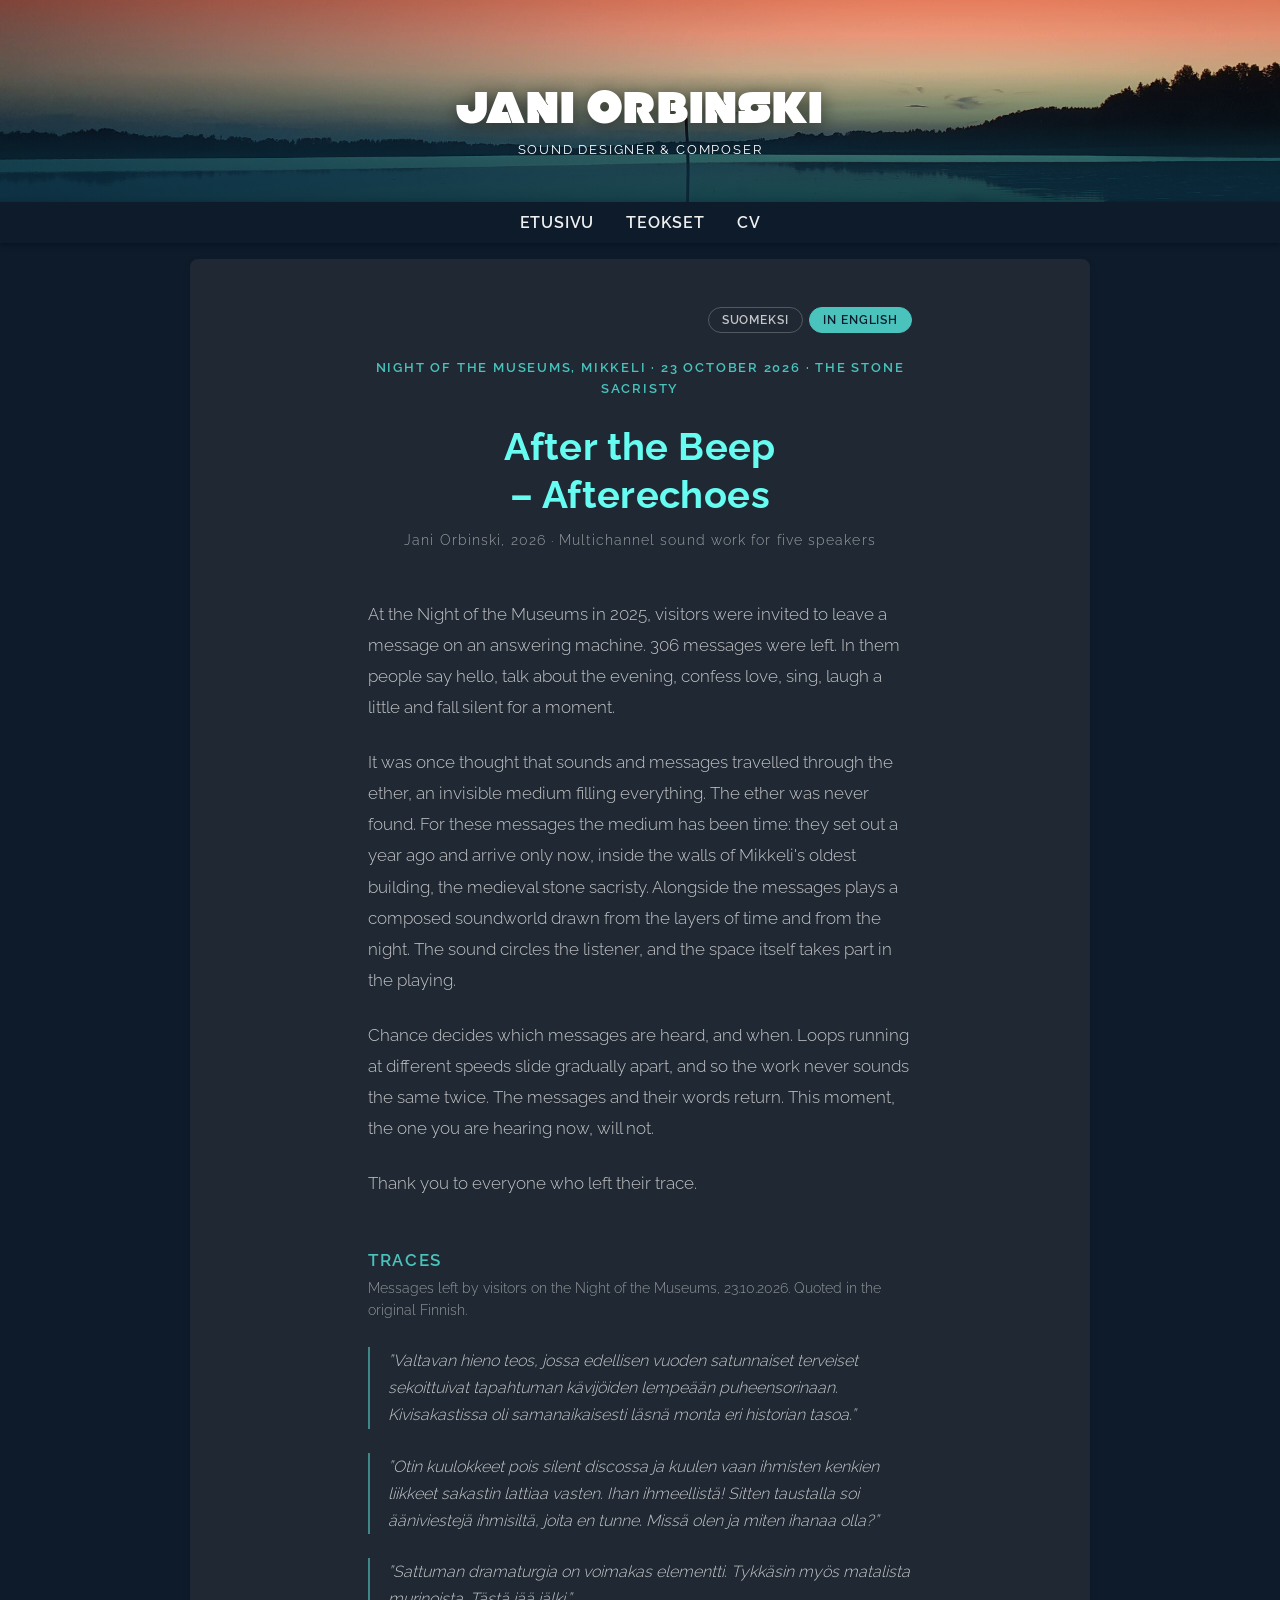
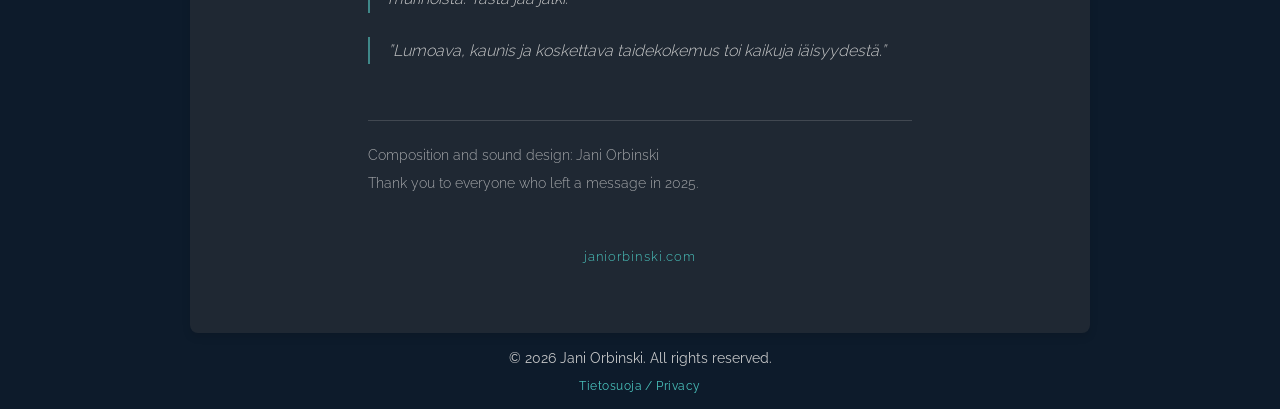
<file: aanimerkin-jalkeen.html>
<!DOCTYPE html>
<html lang="fi">

<head>
    <meta charset="UTF-8">
    <meta name="viewport" content="width=device-width, initial-scale=1.0">
    <title>Äänimerkin jälkeen – jälkikaikuja | Jani Orbinski</title>
    <meta name="description" content="Äänimerkin jälkeen – jälkikaikuja. Monikanavainen ääniteos Mikkelin Museoiden yössä 23.10.2026, Kivisakasti. Jani Orbinski, 2026. Work text in Finnish and English.">
    <link rel="stylesheet" href="styles.css">
    <link rel="icon" href="favicon.ico" type="image/x-icon">
    <link rel="preload" href="fonts/Null-Normal.otf" as="font" type="font/otf" crossorigin="anonymous">
    <link rel="canonical" href="https://www.janiorbinski.com/aanimerkin-jalkeen.html">

    <!-- Social sharing previews (Open Graph + Twitter) -->
    <meta property="og:type" content="article">
    <meta property="og:url" content="https://www.janiorbinski.com/aanimerkin-jalkeen.html">
    <meta property="og:title" content="Äänimerkin jälkeen – jälkikaikuja | Jani Orbinski">
    <meta property="og:description" content="Monikanavainen ääniteos Mikkelin Museoiden yössä 23.10.2026, Kivisakasti.">
    <meta property="og:image" content="https://www.janiorbinski.com/images/og-share.jpg">
    <meta property="og:image:width" content="1200">
    <meta property="og:image:height" content="630">
    <meta name="twitter:card" content="summary_large_image">
    <meta name="twitter:title" content="Äänimerkin jälkeen – jälkikaikuja | Jani Orbinski">
    <meta name="twitter:description" content="Monikanavainen ääniteos Mikkelin Museoiden yössä 23.10.2026, Kivisakasti.">
    <meta name="twitter:image" content="https://www.janiorbinski.com/images/og-share.jpg">
</head>

<body data-lang="fi">
    <header class="header-compact">
        <div class="headline-container">
            <h1>JANI ORBINSKI</h1>
            <h2>Sound Designer &amp; Composer</h2>
        </div>
    </header>

    <nav>
        <ul>
            <li><a href="index.html">Etusivu</a></li>
            <li><a href="index.html#gallery">Teokset</a></li>
            <li><a href="cv.html">CV</a></li>
        </ul>
    </nav>

    <main>
        <article class="work-text">
            <div class="lang-toggle" role="group" aria-label="Kieli / Language">
                <button type="button" class="lang-btn is-active" data-set-lang="fi" lang="fi">Suomeksi</button>
                <button type="button" class="lang-btn" data-set-lang="en" lang="en">In English</button>
            </div>

            <p class="work-event" data-l="fi">Mikkelin Museoiden yö · 23.10.2026 · Kivisakasti</p>
            <p class="work-event" data-l="en" lang="en">Night of the Museums, Mikkeli · 23 October 2026 · The Stone Sacristy</p>

            <h1 data-l="fi">Äänimerkin jälkeen<br>– jälkikaikuja</h1>
            <h1 data-l="en" lang="en">After the Beep<br>– Afterechoes</h1>

            <p class="work-subtitle" data-l="fi">Jani Orbinski, 2026 · Monikanavainen ääniteos, 5 kaiutinta</p>
            <p class="work-subtitle" data-l="en" lang="en">Jani Orbinski, 2026 · Multichannel sound work for five speakers</p>

            <div class="work-body" data-l="fi">
                <p>Vuoden 2025 Museoiden yössä kävijät saivat jättää viestin puhelinvastaajaan.
                Viestejä kertyi 306. Niissä tervehditään, kerrotaan illasta, tunnustetaan
                rakkautta, lauletaan, naurahdetaan ja ollaan hetken hiljaa.</p>

                <p>Ennen ajateltiin, että äänet ja viestit kulkevat eetterissä, näkymättömässä
                väliaineessa, joka täyttää kaiken. Eetteriä ei koskaan löytynyt. Näille viesteille
                väliaineena on ollut aika: ne lähtivät vuosi sitten ja saapuvat vasta nyt Mikkelin
                vanhimman rakennuksen, keskiaikaisen kivisakastin, seinien sisälle. Viestien rinnalla
                soi sävelletty äänimaailma, joka kumpuaa ajan kerrostumista ja yöstä. Ääni kiertää
                kuulijan ympärillä, ja tila itse on mukana soittamassa.</p>

                <p>Sattuma valitsee, mitkä viestit kuullaan ja milloin. Eri tahtiin etenevät
                luupit liukuvat vähitellen erilleen, eikä teos siksi kuulosta koskaan samalta
                kahdesti. Viestit ja sanomat toistuvat. Tämä hetki, jonka kuulet nyt, ei toistu
                enää.</p>

                <p>Kiitos kaikille, jotka jättivät jälkensä.</p>
            </div>

            <div class="work-body" data-l="en" lang="en">
                <p>At the Night of the Museums in 2025, visitors were invited to leave a message on an
                answering machine. 306 messages were left. In them people say hello, talk about
                the evening, confess love, sing, laugh a little and fall silent for a moment.</p>

                <p>It was once thought that sounds and messages travelled through the ether, an
                invisible medium filling everything. The ether was never found. For these messages
                the medium has been time: they set out a year ago and arrive only now, inside the
                walls of Mikkeli's oldest building, the medieval stone sacristy. Alongside the
                messages plays a composed soundworld drawn from the layers of time and from the
                night. The sound circles the listener, and the space itself takes part in the
                playing.</p>

                <p>Chance decides which messages are heard, and when. Loops running at different
                speeds slide gradually apart, and so the work never sounds the same twice. The
                messages and their words return. This moment, the one you are hearing now, will
                not.</p>

                <p>Thank you to everyone who left their trace.</p>
            </div>

            <!-- Visitor messages from the guestbook, published anonymously.
                 Quoted in the original Finnish in both language versions. -->
            <section class="traces">
                <h2 data-l="fi">Jälkiä</h2>
                <h2 data-l="en" lang="en">Traces</h2>
                <p class="traces-intro" data-l="fi">Kävijöiden viestejä Museoiden yössä 23.10.2026.</p>
                <p class="traces-intro" data-l="en" lang="en">Messages left by visitors on the Night of the Museums, 23.10.2026. Quoted in the original Finnish.</p>

                <blockquote>
                    <p>”Valtavan hieno teos, jossa edellisen vuoden satunnaiset terveiset sekoittuivat
                    tapahtuman kävijöiden lempeään puheensorinaan. Kivisakastissa oli samanaikaisesti läsnä
                    monta eri historian tasoa.”</p>
                </blockquote>
                <blockquote>
                    <p>”Otin kuulokkeet pois silent discossa ja kuulen vaan ihmisten kenkien liikkeet sakastin
                    lattiaa vasten. Ihan ihmeellistä! Sitten taustalla soi ääniviestejä ihmisiltä, joita en
                    tunne. Missä olen ja miten ihanaa olla?”</p>
                </blockquote>
                <blockquote>
                    <p>”Sattuman dramaturgia on voimakas elementti. Tykkäsin myös matalista murinoista. Tästä
                    jää jälki.”</p>
                </blockquote>
                <blockquote>
                    <p>”Lumoava, kaunis ja koskettava taidekokemus toi kaikuja iäisyydestä.”</p>
                </blockquote>
            </section>

            <!-- Guestbook. Messages are sent privately to Jani and are not shown here.
                 Hidden since the event: remove the word "hidden" below to show it again. -->
            <section class="guestbook" id="vieraskirja" hidden>
                <h2 data-l="fi">Jätä jälkesi</h2>
                <h2 data-l="en" lang="en">Leave your trace</h2>

                <p class="guestbook-intro" data-l="fi">Viesti äänimerkin jälkeen.</p>
                <p class="guestbook-intro" data-l="en" lang="en">A message after the beep.</p>

                <form id="guestbook-form" method="POST"
                    action="https://docs.google.com/forms/d/e/1FAIpQLSfXsaK8pifKLEOOeiF9lc-_p-12vP4_Y6T3MPyCFo5Q-Or_0g/formResponse"
                    target="gb-sink">
                    <label for="gb-message">
                        <span data-l="fi">Viesti</span>
                        <span data-l="en" lang="en">Message</span>
                    </label>
                    <textarea id="gb-message" name="entry.1763449201" rows="5" required
                        placeholder="Kirjoita tähän…"></textarea>

                    <label for="gb-name">
                        <span data-l="fi">Nimi <span class="optional">(vapaaehtoinen)</span></span>
                        <span data-l="en" lang="en">Name <span class="optional">(optional)</span></span>
                    </label>
                    <input type="text" id="gb-name" name="entry.2096403550" autocomplete="name">

                    <!-- Honeypot: hidden from people, tempting to bots -->
                    <div class="gb-hp" aria-hidden="true">
                        <label for="gb-company">Älä täytä tätä kenttää</label>
                        <input type="text" id="gb-company" name="_gotcha" tabindex="-1" autocomplete="off">
                    </div>

                    <button type="submit" class="download-link">
                        <span data-l="fi">Lähetä</span>
                        <span data-l="en" lang="en">Send</span>
                    </button>
                    <p class="gb-status" id="gb-status" role="status" aria-live="polite"></p>
                </form>

                <p class="guestbook-note" data-l="fi">Viestit tulevat vain teoksen tekijälle, eivätkä ne näy tällä sivulla.</p>
                <p class="guestbook-note" data-l="en" lang="en">Messages go only to the artist and are not shown on this page.</p>

                <!-- The form posts into this hidden frame, so the visitor
                     stays on the page instead of landing on Google's
                     confirmation screen -->
                <iframe name="gb-sink" id="gb-sink" class="gb-sink" title="" tabindex="-1" aria-hidden="true"></iframe>
            </section>

            <div class="work-credits" data-l="fi">
                <p>Sävellys ja äänisuunnittelu: Jani Orbinski</p>
                <p>Kiitos kaikille, jotka jättivät viestin vuonna 2025.</p>
            </div>

            <div class="work-credits" data-l="en" lang="en">
                <p>Composition and sound design: Jani Orbinski</p>
                <p>Thank you to everyone who left a message in 2025.</p>
            </div>

            <p class="work-back"><a href="index.html">janiorbinski.com</a></p>
        </article>
    </main>

    <footer>
        <p>&copy; 2026 Jani Orbinski. All rights reserved.</p>
        <p class="footer-privacy"><a href="tietosuoja.html">Tietosuoja / Privacy</a></p>
    </footer>

    <script>
        (function () {
            var body = document.body;

            var TEXT = {
                fi: {
                    placeholder: 'Kirjoita tähän…',
                    sending: 'Lähetetään…',
                    thanks: 'Kiitos – jälkesi jäi talteen.'
                },
                en: {
                    placeholder: 'Write here…',
                    sending: 'Sending…',
                    thanks: 'Thank you – your trace has been kept.'
                }
            };

            var message = document.getElementById('gb-message');
            var form = document.getElementById('guestbook-form');
            var status = document.getElementById('gb-status');
            var sink = document.getElementById('gb-sink');
            var button = form && form.querySelector('button[type="submit"]');

            // Only offer the language switch once scripting is confirmed;
            // without it the page simply stays in Finnish
            body.classList.add('has-lang-toggle');

            function setLang(lang) {
                body.setAttribute('data-lang', lang);
                document.documentElement.setAttribute('lang', lang);
                message.setAttribute('placeholder', TEXT[lang].placeholder);
                [].forEach.call(document.querySelectorAll('[data-set-lang]'), function (btn) {
                    var on = btn.getAttribute('data-set-lang') === lang;
                    btn.classList.toggle('is-active', on);
                    btn.setAttribute('aria-pressed', on ? 'true' : 'false');
                });
            }

            [].forEach.call(document.querySelectorAll('[data-set-lang]'), function (btn) {
                btn.addEventListener('click', function () {
                    setLang(btn.getAttribute('data-set-lang'));
                });
            });

            // Visitors whose phone is not set to Finnish start in English
            setLang((navigator.language || 'fi').toLowerCase().indexOf('fi') === 0 ? 'fi' : 'en');

            if (!form) return;

            var sent = false;

            function lang() { return body.getAttribute('data-lang') === 'en' ? 'en' : 'fi'; }

            function done() {
                form.reset();
                message.setAttribute('placeholder', TEXT[lang()].placeholder);
                status.textContent = TEXT[lang()].thanks;
                status.className = 'gb-status gb-status-ok';
                button.style.display = 'none';
            }

            // The hidden frame finishes loading once Google has taken the
            // response; its contents are cross-origin and unreadable, so the
            // load event itself is the signal
            sink.addEventListener('load', function () {
                if (sent) done();
            });

            form.addEventListener('submit', function (e) {
                // Quietly swallow anything that filled the honeypot
                if (form.querySelector('[name="_gotcha"]').value !== '') {
                    e.preventDefault();
                    done();
                    return;
                }

                sent = true;
                button.disabled = true;
                status.textContent = TEXT[lang()].sending;
                status.className = 'gb-status';

                // Let the browser post into the hidden frame. If the frame
                // never reports back, show the thank-you anyway rather than
                // leave the visitor waiting.
                setTimeout(function () { if (sent) done(); }, 4000);
            });
        })();
    </script>
    <!-- Visitor statistics: GoatCounter, cookieless (see tietosuoja.html) -->
    <script data-goatcounter="https://janiorbinski.goatcounter.com/count" async src="https://gc.zgo.at/count.js"></script>
</body>

</html>
</file>
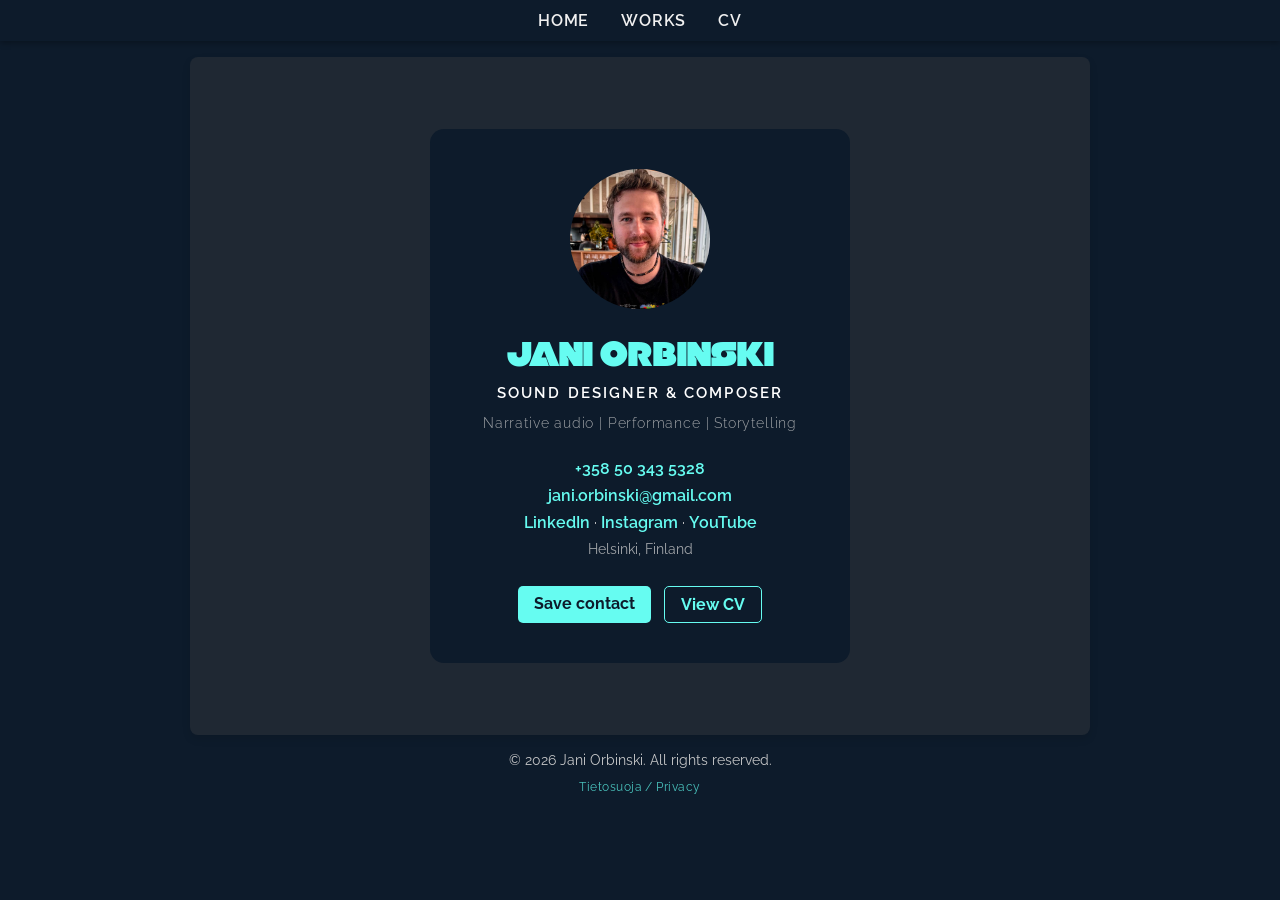
<file: card.html>
<!DOCTYPE html>
<html lang="en">

<head>
    <meta charset="UTF-8">
    <meta name="viewport" content="width=device-width, initial-scale=1.0">
    <title>Contact Card | Jani Orbinski — Sound Designer & Composer</title>
    <meta name="description" content="Digital business card of Jani Orbinski, Helsinki-based sound designer and composer. Save the contact details or get in touch directly.">
    <link rel="stylesheet" href="styles.css">
    <link rel="icon" href="favicon.ico" type="image/x-icon">
    <link rel="preload" href="fonts/Null-Normal.otf" as="font" type="font/otf" crossorigin="anonymous">
    <link rel="canonical" href="https://www.janiorbinski.com/card.html">

    <!-- Social sharing previews (Open Graph + Twitter) -->
    <meta property="og:type" content="website">
    <meta property="og:url" content="https://www.janiorbinski.com/card.html">
    <meta property="og:title" content="Contact Card | Jani Orbinski — Sound Designer & Composer">
    <meta property="og:description" content="Digital business card of Jani Orbinski, Helsinki-based sound designer and composer.">
    <meta property="og:image" content="https://www.janiorbinski.com/images/og-share.jpg">
    <meta property="og:image:width" content="1200">
    <meta property="og:image:height" content="630">
    <meta name="twitter:card" content="summary_large_image">
    <meta name="twitter:title" content="Contact Card | Jani Orbinski — Sound Designer & Composer">
    <meta name="twitter:description" content="Digital business card of Jani Orbinski, Helsinki-based sound designer and composer.">
    <meta name="twitter:image" content="https://www.janiorbinski.com/images/og-share.jpg">
</head>

<body>
    <nav>
        <ul>
            <li><a href="index.html">Home</a></li>
            <li><a href="index.html#gallery">Works</a></li>
            <li><a href="cv.html">CV</a></li>
        </ul>
    </nav>

    <main>
        <section class="business-card">
            <img src="images/jani_selfie_ravintola_EDIT.jpg" alt="Portrait of Jani Orbinski, a sound designer and composer." class="card-photo">
            <h1>JANI ORBINSKI</h1>
            <p class="card-role">Sound Designer &amp; Composer</p>
            <p class="card-tagline">Narrative audio | Performance | Storytelling</p>

            <ul class="card-contacts">
                <li><a href="tel:+358503435328">+358 50 343 5328</a></li>
                <li><a href="mailto:jani.orbinski@gmail.com">jani.orbinski@gmail.com</a></li>
                <li><a href="https://www.linkedin.com/in/janiorbinski/" target="_blank" rel="noopener">LinkedIn</a> · <a href="https://www.instagram.com/orbinthesky/" target="_blank" rel="noopener">Instagram</a> · <a href="https://www.youtube.com/@janiorbinski" target="_blank" rel="noopener">YouTube</a></li>
                <li class="card-location">Helsinki, Finland</li>
            </ul>

            <div class="card-actions">
                <a href="jani-orbinski.vcf" download class="download-link">Save contact</a>
                <a href="cv.html" class="download-link download-link-secondary">View CV</a>
            </div>
        </section>
    </main>

    <footer>
        <p>&copy; 2026 Jani Orbinski. All rights reserved.</p>
        <p class="footer-privacy"><a href="tietosuoja.html">Tietosuoja / Privacy</a></p>
    </footer>
    <!-- Visitor statistics: GoatCounter, cookieless (see tietosuoja.html) -->
    <script data-goatcounter="https://janiorbinski.goatcounter.com/count" async src="https://gc.zgo.at/count.js"></script>
</body>

</html>
</file>
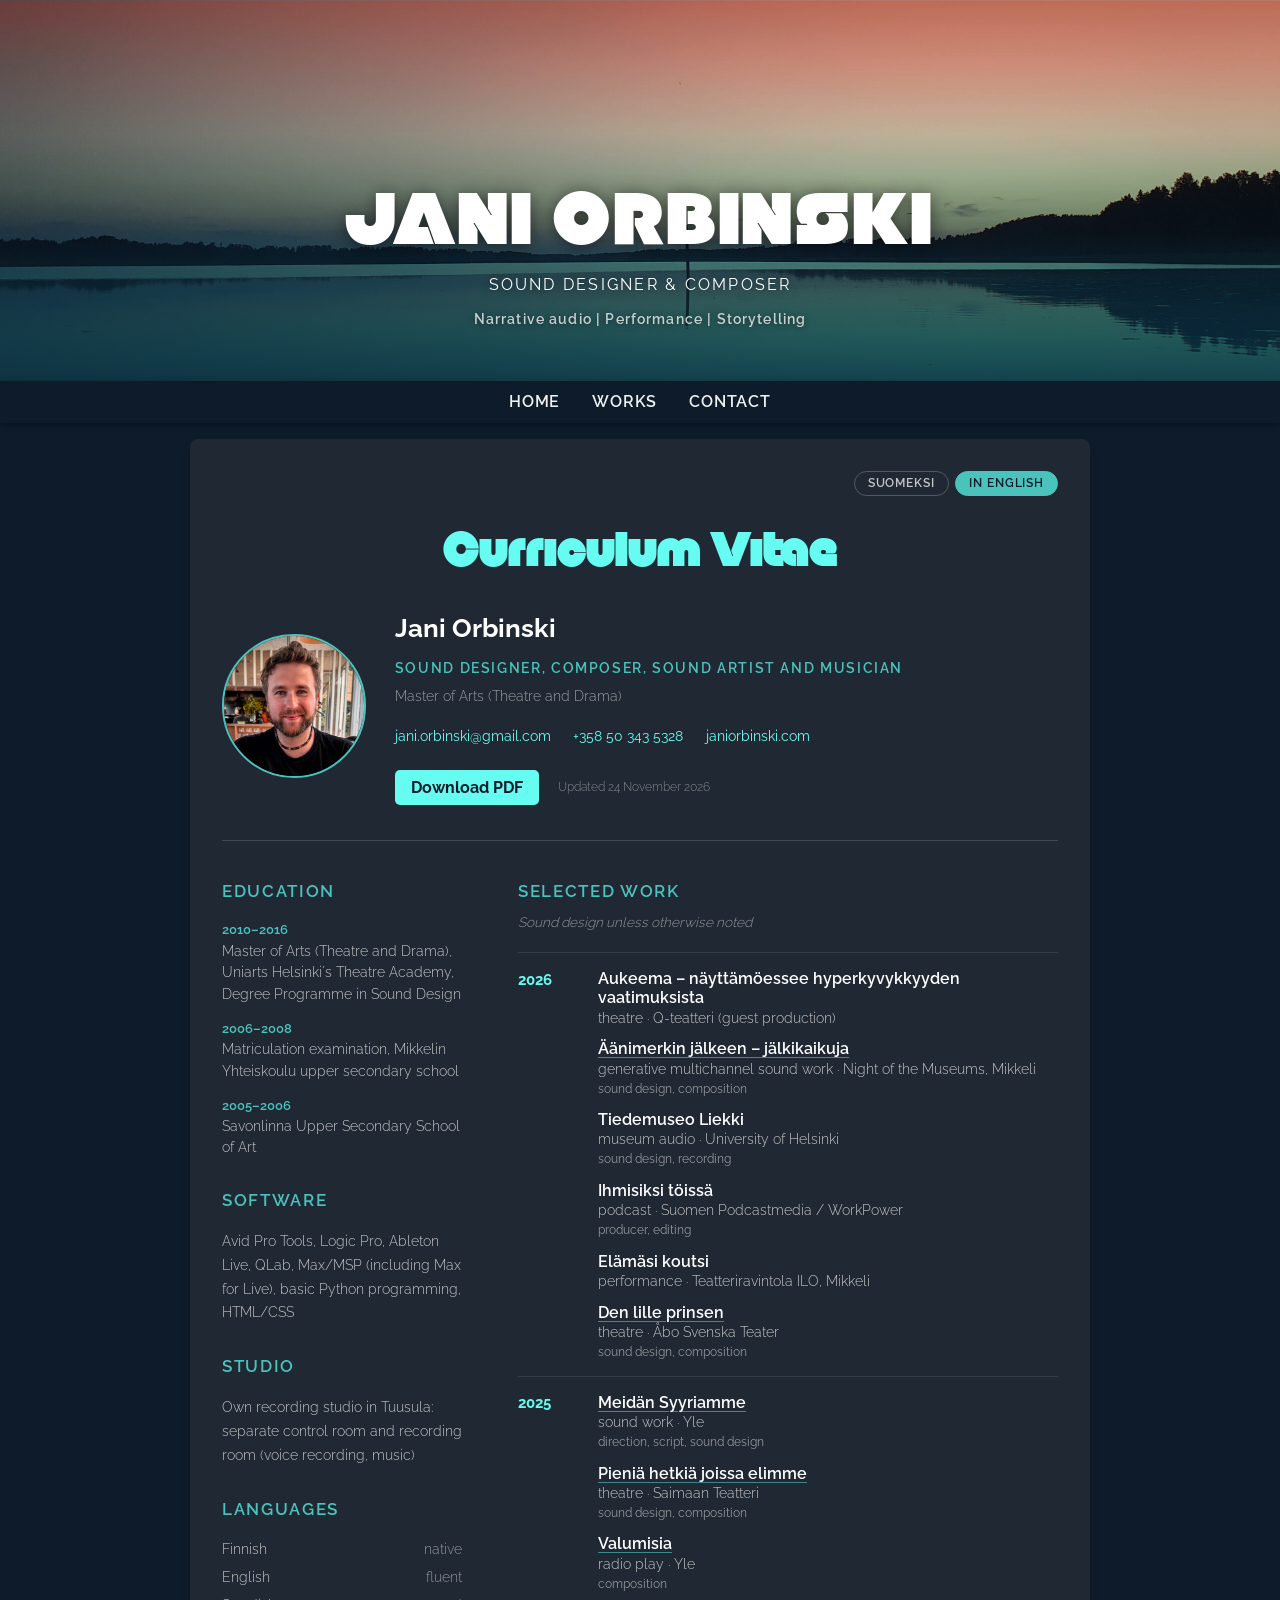
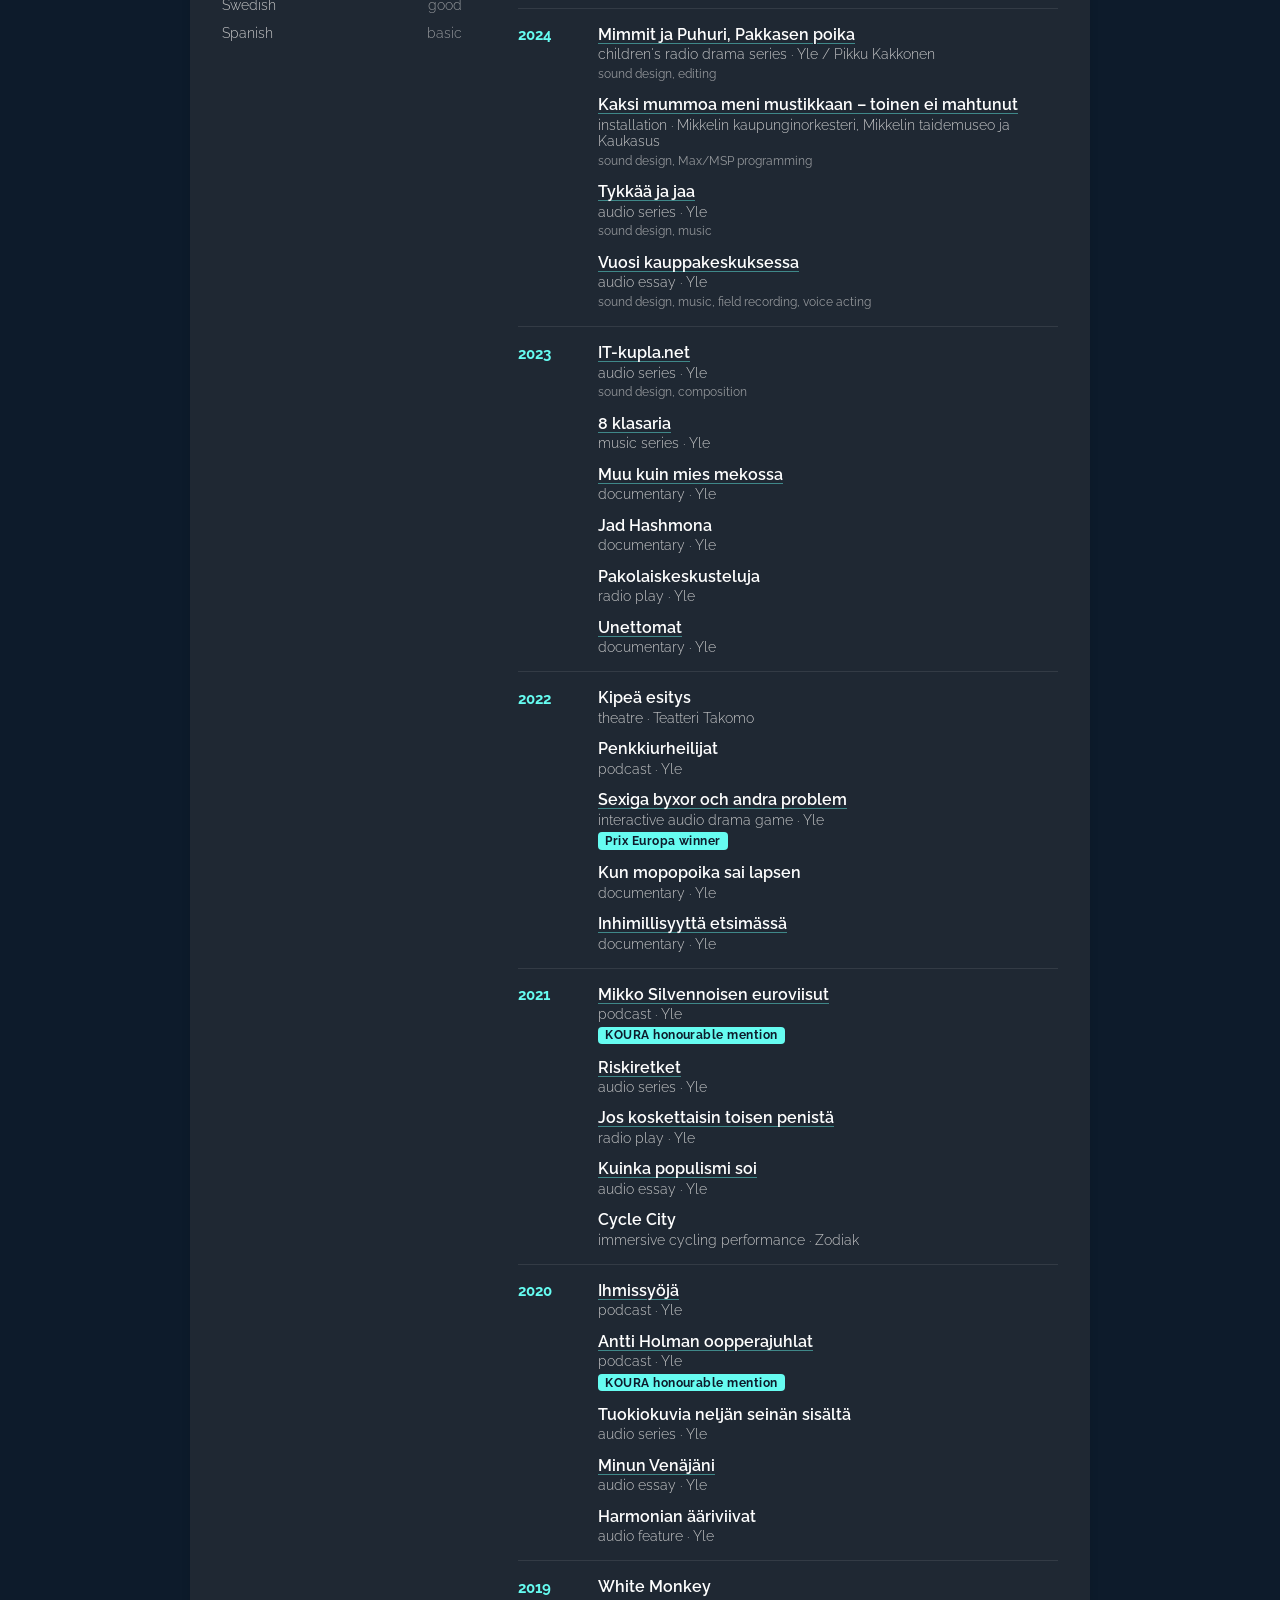
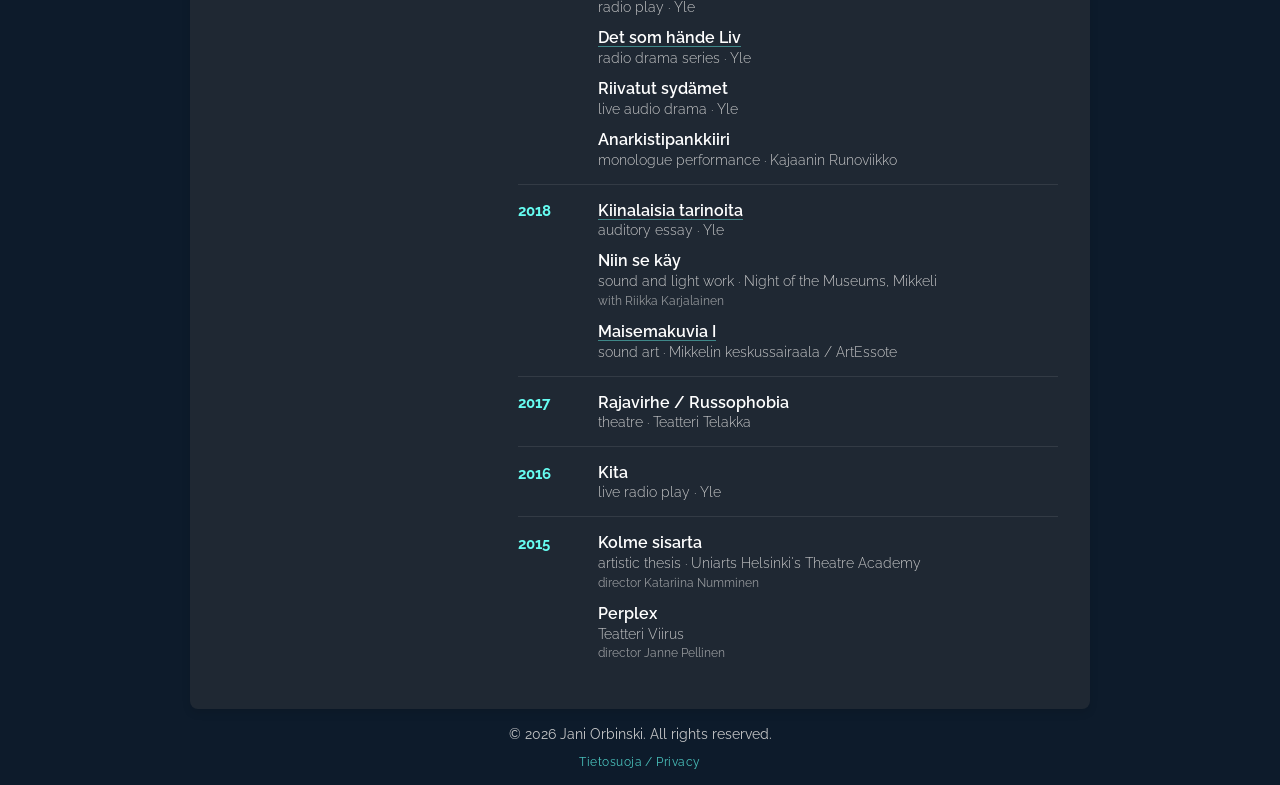
<file: cv.html>
<!DOCTYPE html>
<html lang="en">

<head>
    <meta charset="UTF-8">
    <meta name="viewport" content="width=device-width, initial-scale=1.0">
    <title>CV | Jani Orbinski — Sound Designer & Composer</title>
    <meta name="description" content="Curriculum vitae of Jani Orbinski, Helsinki-based sound designer and composer: work history, selected productions and education. View online or download as PDF.">
    <link rel="stylesheet" href="styles.css">
    <link rel="icon" href="favicon.ico" type="image/x-icon">
    <link rel="preload" href="fonts/Null-Normal.otf" as="font" type="font/otf" crossorigin="anonymous">
    <link rel="canonical" href="https://www.janiorbinski.com/cv.html">

    <!-- Social sharing previews (Open Graph + Twitter) -->
    <meta property="og:type" content="website">
    <meta property="og:url" content="https://www.janiorbinski.com/cv.html">
    <meta property="og:title" content="CV | Jani Orbinski — Sound Designer & Composer">
    <meta property="og:description" content="Curriculum vitae of Jani Orbinski, Helsinki-based sound designer and composer.">
    <meta property="og:image" content="https://www.janiorbinski.com/images/og-share.jpg">
    <meta property="og:image:width" content="1200">
    <meta property="og:image:height" content="630">
    <meta name="twitter:card" content="summary_large_image">
    <meta name="twitter:title" content="CV | Jani Orbinski — Sound Designer & Composer">
    <meta name="twitter:description" content="Curriculum vitae of Jani Orbinski, Helsinki-based sound designer and composer.">
    <meta name="twitter:image" content="https://www.janiorbinski.com/images/og-share.jpg">
</head>

<body class="cv-page" data-lang="fi">
    <header class="header-main">
        <div class="headline-container">
            <h1>JANI ORBINSKI</h1>
            <h2>Sound Designer &amp; Composer</h2>
            <h3 class="subtitle-colored">Narrative audio | Performance | Storytelling</h3>
        </div>
    </header>

    <nav>
        <ul>
            <li><a href="index.html">Home</a></li>
            <li><a href="index.html#gallery">Works</a></li>
            <li><a href="index.html#contact">Contact</a></li>
        </ul>
    </nav>

    <main>
        <!-- The CV is written out here as text; the downloadable PDF is printed
             from this page, so update the content here first. -->
        <article class="cv">
            <div class="lang-toggle" role="group" aria-label="Kieli / Language">
                <button type="button" class="lang-btn is-active" data-set-lang="fi" lang="fi">Suomeksi</button>
                <button type="button" class="lang-btn" data-set-lang="en" lang="en">In English</button>
            </div>

            <div class="cv-head">
                <h1>Curriculum Vitae</h1>
                <div class="cv-id">
                    <img class="cv-photo" src="images/jani_selfie_ravintola_EDIT.jpg" alt="Jani Orbinski" width="800" height="1002">
                    <div class="cv-id-text">
                        <p class="cv-name">Jani Orbinski</p>
                        <p class="cv-title"><span data-l="fi">Äänisuunnittelija, säveltäjä, äänitaiteilija ja muusikko</span><span data-l="en" lang="en">Sound designer, composer, sound artist and musician</span></p>
                        <p class="cv-degree"><span data-l="fi">Teatteritaiteen maisteri (TeM)</span><span data-l="en" lang="en">Master of Arts (Theatre and Drama)</span></p>
                        <ul class="cv-contact">
                            <li><a href="mailto:jani.orbinski@gmail.com">jani.orbinski@gmail.com</a></li>
                            <li><a href="tel:+358503435328">+358 50 343 5328</a></li>
                            <li><a href="https://www.janiorbinski.com/">janiorbinski.com</a></li>
                        </ul>
                        <div class="cv-actions">
                            <a class="download-link cv-download" data-l="fi" href="cv/Jani_Orbinski_CV_fi.pdf" download>Lataa PDF</a>
                            <a class="download-link cv-download" data-l="en" lang="en" href="cv/Jani_Orbinski_CV_en.pdf" download>Download PDF</a>
                            <p class="cv-updated"><span data-l="fi">Päivitetty 24.11.2026</span><span data-l="en" lang="en">Updated 24 November 2026</span></p>
                        </div>
                    </div>
                </div>
            </div>

            <!-- Works in the wide column, the rest in a sidebar (on wide screens and in print) -->
            <div class="cv-body">
            <section class="cv-section cv-works">
                <h2><span data-l="fi">Valitut työt</span><span data-l="en" lang="en">Selected work</span></h2>
                <p class="cv-default-role"><span data-l="fi">Rooli äänisuunnittelu, ellei toisin mainita</span><span data-l="en" lang="en">Sound design unless otherwise noted</span></p>
                <div class="cv-year">
                    <h3>2026</h3>
                    <ul>
                        <li>
                            <span class="cv-work">Aukeema – näyttämöessee hyperkyvykkyyden vaatimuksista</span>
                            <span class="cv-meta"><span data-l="fi">teatteri</span><span data-l="en" lang="en">theatre</span> · <span data-l="fi">Q-teatteri (vierailu)</span><span data-l="en" lang="en">Q-teatteri (guest production)</span></span>
                        </li>
                        <li>
                            <a class="cv-work" href="https://www.janiorbinski.com/aanimerkin-jalkeen.html">Äänimerkin jälkeen – jälkikaikuja</a>
                            <span class="cv-meta"><span data-l="fi">generatiivinen monikanavainen ääniteos</span><span data-l="en" lang="en">generative multichannel sound work</span> · <span data-l="fi">Museoiden yö, Mikkeli</span><span data-l="en" lang="en">Night of the Museums, Mikkeli</span></span>
                            <span class="cv-note"><span data-l="fi">äänisuunnittelu, sävellys</span><span data-l="en" lang="en">sound design, composition</span></span>
                        </li>
                        <li>
                            <span class="cv-work">Tiedemuseo Liekki</span>
                            <span class="cv-meta"><span data-l="fi">museoaudio</span><span data-l="en" lang="en">museum audio</span> · <span data-l="fi">Helsingin yliopisto</span><span data-l="en" lang="en">University of Helsinki</span></span>
                            <span class="cv-note"><span data-l="fi">äänisuunnittelu, äänitys</span><span data-l="en" lang="en">sound design, recording</span></span>
                        </li>
                        <li>
                            <span class="cv-work">Ihmisiksi töissä</span>
                            <span class="cv-meta"><span data-l="fi">podcast</span><span data-l="en" lang="en">podcast</span> · Suomen Podcastmedia / WorkPower</span>
                            <span class="cv-note"><span data-l="fi">tuottaja, editointi</span><span data-l="en" lang="en">producer, editing</span></span>
                        </li>
                        <li>
                            <span class="cv-work">Elämäsi koutsi</span>
                            <span class="cv-meta"><span data-l="fi">esitys</span><span data-l="en" lang="en">performance</span> · Teatteriravintola ILO, Mikkeli</span>
                        </li>
                        <li>
                            <a class="cv-work" href="https://www.youtube.com/watch?v=2y7qIAexOOQ">Den lille prinsen</a>
                            <span class="cv-meta"><span data-l="fi">teatteri</span><span data-l="en" lang="en">theatre</span> · Åbo Svenska Teater</span>
                            <span class="cv-note"><span data-l="fi">äänisuunnittelu, sävellys</span><span data-l="en" lang="en">sound design, composition</span></span>
                        </li>
                    </ul>
                </div>
                <div class="cv-year">
                    <h3>2025</h3>
                    <ul>
                        <li>
                            <a class="cv-work" href="https://areena.yle.fi/1-74676414">Meidän Syyriamme</a>
                            <span class="cv-meta"><span data-l="fi">ääniteos</span><span data-l="en" lang="en">sound work</span> · Yle</span>
                            <span class="cv-note"><span data-l="fi">ohjaus, käsikirjoitus, äänisuunnittelu</span><span data-l="en" lang="en">direction, script, sound design</span></span>
                        </li>
                        <li>
                            <a class="cv-work" href="https://saimaanteatteri.fi/pienia-hetkia-joissa-elimme/">Pieniä hetkiä joissa elimme</a>
                            <span class="cv-meta"><span data-l="fi">teatteri</span><span data-l="en" lang="en">theatre</span> · Saimaan Teatteri</span>
                            <span class="cv-note"><span data-l="fi">äänisuunnittelu, sävellys</span><span data-l="en" lang="en">sound design, composition</span></span>
                        </li>
                        <li>
                            <a class="cv-work" href="https://areena.yle.fi/1-74155883">Valumisia</a>
                            <span class="cv-meta"><span data-l="fi">kuunnelma</span><span data-l="en" lang="en">radio play</span> · Yle</span>
                            <span class="cv-note"><span data-l="fi">sävellys</span><span data-l="en" lang="en">composition</span></span>
                        </li>
                    </ul>
                </div>
                <div class="cv-year">
                    <h3>2024</h3>
                    <ul>
                        <li>
                            <a class="cv-work" href="https://areena.yle.fi/podcastit/1-71074357">Mimmit ja Puhuri, Pakkasen poika</a>
                            <span class="cv-meta"><span data-l="fi">lasten kuunnelmasarja</span><span data-l="en" lang="en">children's radio drama series</span> · Yle / Pikku Kakkonen</span>
                            <span class="cv-note"><span data-l="fi">äänisuunnittelu, editointi</span><span data-l="en" lang="en">sound design, editing</span></span>
                        </li>
                        <li>
                            <a class="cv-work" href="https://www.kaukasus.fi/kaksimummomenimustikkaan">Kaksi mummoa meni mustikkaan – toinen ei mahtunut</a>
                            <span class="cv-meta"><span data-l="fi">installaatio</span><span data-l="en" lang="en">installation</span> · Mikkelin kaupunginorkesteri, Mikkelin taidemuseo ja Kaukasus</span>
                            <span class="cv-note"><span data-l="fi">äänisuunnittelu, Max/MSP-ohjelmointi</span><span data-l="en" lang="en">sound design, Max/MSP programming</span></span>
                        </li>
                        <li>
                            <a class="cv-work" href="https://areena.yle.fi/podcastit/1-70935222">Tykkää ja jaa</a>
                            <span class="cv-meta"><span data-l="fi">audiosarja</span><span data-l="en" lang="en">audio series</span> · Yle</span>
                            <span class="cv-note"><span data-l="fi">äänisuunnittelu, musiikki</span><span data-l="en" lang="en">sound design, music</span></span>
                        </li>
                        <li>
                            <a class="cv-work" href="https://areena.yle.fi/podcastit/1-67309184">Vuosi kauppakeskuksessa</a>
                            <span class="cv-meta"><span data-l="fi">audioessee</span><span data-l="en" lang="en">audio essay</span> · Yle</span>
                            <span class="cv-note"><span data-l="fi">äänisuunnittelu, musiikki, kenttä-äänitys, ääninäytteleminen</span><span data-l="en" lang="en">sound design, music, field recording, voice acting</span></span>
                        </li>
                    </ul>
                </div>
                <div class="cv-year">
                    <h3>2023</h3>
                    <ul>
                        <li>
                            <a class="cv-work" href="https://areena.yle.fi/podcastit/1-66020022">IT-kupla.net</a>
                            <span class="cv-meta"><span data-l="fi">audiosarja</span><span data-l="en" lang="en">audio series</span> · Yle</span>
                            <span class="cv-note"><span data-l="fi">äänisuunnittelu, sävellys</span><span data-l="en" lang="en">sound design, composition</span></span>
                        </li>
                        <li>
                            <a class="cv-work" href="https://areena.yle.fi/podcastit/1-50217163">8 klasaria</a>
                            <span class="cv-meta"><span data-l="fi">musiikkisarja</span><span data-l="en" lang="en">music series</span> · Yle</span>
                        </li>
                        <li>
                            <a class="cv-work" href="https://areena.yle.fi/podcastit/1-65304860">Muu kuin mies mekossa</a>
                            <span class="cv-meta"><span data-l="fi">dokumentti</span><span data-l="en" lang="en">documentary</span> · Yle</span>
                        </li>
                        <li>
                            <span class="cv-work">Jad Hashmona</span>
                            <span class="cv-meta"><span data-l="fi">dokumentti</span><span data-l="en" lang="en">documentary</span> · Yle</span>
                        </li>
                        <li>
                            <span class="cv-work">Pakolaiskeskusteluja</span>
                            <span class="cv-meta"><span data-l="fi">kuunnelma</span><span data-l="en" lang="en">radio play</span> · Yle</span>
                        </li>
                        <li>
                            <a class="cv-work" href="https://areena.yle.fi/podcastit/1-66489856">Unettomat</a>
                            <span class="cv-meta"><span data-l="fi">dokumentti</span><span data-l="en" lang="en">documentary</span> · Yle</span>
                        </li>
                    </ul>
                </div>
                <div class="cv-year">
                    <h3>2022</h3>
                    <ul>
                        <li>
                            <span class="cv-work">Kipeä esitys</span>
                            <span class="cv-meta"><span data-l="fi">teatteri</span><span data-l="en" lang="en">theatre</span> · Teatteri Takomo</span>
                        </li>
                        <li>
                            <span class="cv-work">Penkkiurheilijat</span>
                            <span class="cv-meta"><span data-l="fi">podcast</span><span data-l="en" lang="en">podcast</span> · Yle</span>
                        </li>
                        <li>
                            <a class="cv-work" href="https://yle.fi/a/7-10015766">Sexiga byxor och andra problem</a>
                            <span class="cv-meta"><span data-l="fi">interaktiivinen kuunnelmapeli</span><span data-l="en" lang="en">interactive audio drama game</span> · Yle</span>
                            <span class="cv-award"><span data-l="fi">Prix Europa -palkinto</span><span data-l="en" lang="en">Prix Europa winner</span></span>
                        </li>
                        <li>
                            <span class="cv-work">Kun mopopoika sai lapsen</span>
                            <span class="cv-meta"><span data-l="fi">dokumentti</span><span data-l="en" lang="en">documentary</span> · Yle</span>
                        </li>
                        <li>
                            <a class="cv-work" href="https://areena.yle.fi/podcastit/1-64593959">Inhimillisyyttä etsimässä</a>
                            <span class="cv-meta"><span data-l="fi">dokumentti</span><span data-l="en" lang="en">documentary</span> · Yle</span>
                        </li>
                    </ul>
                </div>
                <div class="cv-year">
                    <h3>2021</h3>
                    <ul>
                        <li>
                            <a class="cv-work" href="https://areena.yle.fi/podcastit/1-50820854">Mikko Silvennoisen euroviisut</a>
                            <span class="cv-meta"><span data-l="fi">podcast</span><span data-l="en" lang="en">podcast</span> · Yle</span>
                            <span class="cv-award"><span data-l="fi">KOURA-kunniamaininta</span><span data-l="en" lang="en">KOURA honourable mention</span></span>
                        </li>
                        <li>
                            <a class="cv-work" href="https://areena.yle.fi/podcastit/1-50932531">Riskiretket</a>
                            <span class="cv-meta"><span data-l="fi">audiosarja</span><span data-l="en" lang="en">audio series</span> · Yle</span>
                        </li>
                        <li>
                            <a class="cv-work" href="https://areena.yle.fi/podcastit/1-50788103">Jos koskettaisin toisen penistä</a>
                            <span class="cv-meta"><span data-l="fi">kuunnelma</span><span data-l="en" lang="en">radio play</span> · Yle</span>
                        </li>
                        <li>
                            <a class="cv-work" href="https://areena.yle.fi/podcastit/1-50748838">Kuinka populismi soi</a>
                            <span class="cv-meta"><span data-l="fi">audioessee</span><span data-l="en" lang="en">audio essay</span> · Yle</span>
                        </li>
                        <li>
                            <span class="cv-work">Cycle City</span>
                            <span class="cv-meta"><span data-l="fi">immersiivinen pyöräilyesitys</span><span data-l="en" lang="en">immersive cycling performance</span> · Zodiak</span>
                        </li>
                    </ul>
                </div>
                <div class="cv-year">
                    <h3>2020</h3>
                    <ul>
                        <li>
                            <a class="cv-work" href="https://areena.yle.fi/podcastit/1-50588944">Ihmissyöjä</a>
                            <span class="cv-meta"><span data-l="fi">podcast</span><span data-l="en" lang="en">podcast</span> · Yle</span>
                        </li>
                        <li>
                            <a class="cv-work" href="https://areena.yle.fi/podcastit/1-50525521">Antti Holman oopperajuhlat</a>
                            <span class="cv-meta"><span data-l="fi">podcast</span><span data-l="en" lang="en">podcast</span> · Yle</span>
                            <span class="cv-award"><span data-l="fi">KOURA-kunniamaininta</span><span data-l="en" lang="en">KOURA honourable mention</span></span>
                        </li>
                        <li>
                            <span class="cv-work">Tuokiokuvia neljän seinän sisältä</span>
                            <span class="cv-meta"><span data-l="fi">audiosarja</span><span data-l="en" lang="en">audio series</span> · Yle</span>
                        </li>
                        <li>
                            <a class="cv-work" href="https://areena.yle.fi/podcastit/1-50463831">Minun Venäjäni</a>
                            <span class="cv-meta"><span data-l="fi">audioessee</span><span data-l="en" lang="en">audio essay</span> · Yle</span>
                        </li>
                        <li>
                            <span class="cv-work">Harmonian ääriviivat</span>
                            <span class="cv-meta"><span data-l="fi">audiofeature</span><span data-l="en" lang="en">audio feature</span> · Yle</span>
                        </li>
                    </ul>
                </div>
                <div class="cv-year">
                    <h3>2019</h3>
                    <ul>
                        <li>
                            <span class="cv-work">White Monkey</span>
                            <span class="cv-meta"><span data-l="fi">kuunnelma</span><span data-l="en" lang="en">radio play</span> · Yle</span>
                        </li>
                        <li>
                            <a class="cv-work" href="https://areena.yle.fi/podcastit/1-50277667">Det som hände Liv</a>
                            <span class="cv-meta"><span data-l="fi">kuunnelmasarja</span><span data-l="en" lang="en">radio drama series</span> · Yle</span>
                        </li>
                        <li>
                            <span class="cv-work">Riivatut sydämet</span>
                            <span class="cv-meta"><span data-l="fi">elävä audiodraama</span><span data-l="en" lang="en">live audio drama</span> · Yle</span>
                        </li>
                        <li>
                            <span class="cv-work">Anarkistipankkiiri</span>
                            <span class="cv-meta"><span data-l="fi">monologiesitys</span><span data-l="en" lang="en">monologue performance</span> · Kajaanin Runoviikko</span>
                        </li>
                    </ul>
                </div>
                <div class="cv-year">
                    <h3>2018</h3>
                    <ul>
                        <li>
                            <a class="cv-work" href="https://areena.yle.fi/podcastit/1-4429999">Kiinalaisia tarinoita</a>
                            <span class="cv-meta"><span data-l="fi">auditiivinen essee</span><span data-l="en" lang="en">auditory essay</span> · Yle</span>
                        </li>
                        <li>
                            <span class="cv-work">Niin se käy</span>
                            <span class="cv-meta"><span data-l="fi">ääni- ja valotaideteos</span><span data-l="en" lang="en">sound and light work</span> · <span data-l="fi">Museoiden yö, Mikkeli</span><span data-l="en" lang="en">Night of the Museums, Mikkeli</span></span>
                            <span class="cv-note"><span data-l="fi">yhdessä Riikka Karjalaisen kanssa</span><span data-l="en" lang="en">with Riikka Karjalainen</span></span>
                        </li>
                        <li>
                            <a class="cv-work" href="https://soundcloud.com/janiorbinski/maisemakuvia-i">Maisemakuvia I</a>
                            <span class="cv-meta"><span data-l="fi">äänitaide</span><span data-l="en" lang="en">sound art</span> · Mikkelin keskussairaala / ArtEssote</span>
                        </li>
                    </ul>
                </div>
                <div class="cv-year">
                    <h3>2017</h3>
                    <ul>
                        <li>
                            <span class="cv-work">Rajavirhe / Russophobia</span>
                            <span class="cv-meta"><span data-l="fi">teatteri</span><span data-l="en" lang="en">theatre</span> · Teatteri Telakka</span>
                        </li>
                    </ul>
                </div>
                <div class="cv-year">
                    <h3>2016</h3>
                    <ul>
                        <li>
                            <span class="cv-work">Kita</span>
                            <span class="cv-meta"><span data-l="fi">elävä kuunnelma</span><span data-l="en" lang="en">live radio play</span> · Yle</span>
                        </li>
                    </ul>
                </div>
                <div class="cv-year">
                    <h3>2015</h3>
                    <ul>
                        <li>
                            <span class="cv-work">Kolme sisarta</span>
                            <span class="cv-meta"><span data-l="fi">taiteellinen opinnäyte</span><span data-l="en" lang="en">artistic thesis</span> · <span data-l="fi">Taideyliopiston Teatterikorkeakoulu</span><span data-l="en" lang="en">Uniarts Helsinki's Theatre Academy</span></span>
                            <span class="cv-note"><span data-l="fi">ohjaaja Katariina Numminen</span><span data-l="en" lang="en">director Katariina Numminen</span></span>
                        </li>
                        <li>
                            <span class="cv-work">Perplex</span>
                            <span class="cv-meta">Teatteri Viirus</span>
                            <span class="cv-note"><span data-l="fi">ohjaaja Janne Pellinen</span><span data-l="en" lang="en">director Janne Pellinen</span></span>
                        </li>
                    </ul>
                </div>
            </section>

            <aside class="cv-columns">
                <section class="cv-section">
                    <h2><span data-l="fi">Koulutus</span><span data-l="en" lang="en">Education</span></h2>
                    <ul class="cv-list">
                        <li><span class="cv-when">2010–2016</span>
                            <span><span data-l="fi">Teatteritaiteen maisteri, Taideyliopiston Teatterikorkeakoulu, äänisuunnittelun koulutusohjelma</span><span data-l="en" lang="en">Master of Arts (Theatre and Drama), Uniarts Helsinki's Theatre Academy, Degree Programme in Sound Design</span></span></li>
                        <li><span class="cv-when">2006–2008</span>
                            <span><span data-l="fi">Ylioppilas, Mikkelin Yhteiskoulun lukio</span><span data-l="en" lang="en">Matriculation examination, Mikkelin Yhteiskoulu upper secondary school</span></span></li>
                        <li><span class="cv-when">2005–2006</span>
                            <span><span data-l="fi">Savonlinnan Taidelukio</span><span data-l="en" lang="en">Savonlinna Upper Secondary School of Art</span></span></li>
                    </ul>
                </section>

                <section class="cv-section">
                    <h2><span data-l="fi">Ohjelmistot</span><span data-l="en" lang="en">Software</span></h2>
                    <p class="cv-text">Avid Pro Tools, Logic Pro, Ableton Live, QLab, Max/MSP <span data-l="fi">(myös Max for Live)</span><span data-l="en" lang="en">(including Max for Live)</span>, <span data-l="fi">Python-ohjelmoinnin perusteet</span><span data-l="en" lang="en">basic Python programming</span>, HTML/CSS</p>

                    <h2>Studio</h2>
                    <p class="cv-text"><span data-l="fi">Oma äänitysstudio Tuusulassa: erillinen tarkkaamo ja äänitystila (puheäänitykset, musiikki)</span><span data-l="en" lang="en">Own recording studio in Tuusula: separate control room and recording room (voice recording, music)</span></p>

                    <h2><span data-l="fi">Kielitaito</span><span data-l="en" lang="en">Languages</span></h2>
                    <ul class="cv-list cv-langs">
                        <li><span data-l="fi">Suomi</span><span data-l="en" lang="en">Finnish</span> <span><span data-l="fi">äidinkieli</span><span data-l="en" lang="en">native</span></span></li>
                        <li><span data-l="fi">Englanti</span><span data-l="en" lang="en">English</span> <span><span data-l="fi">erinomainen</span><span data-l="en" lang="en">fluent</span></span></li>
                        <li><span data-l="fi">Ruotsi</span><span data-l="en" lang="en">Swedish</span> <span><span data-l="fi">hyvä</span><span data-l="en" lang="en">good</span></span></li>
                        <li><span data-l="fi">Espanja</span><span data-l="en" lang="en">Spanish</span> <span><span data-l="fi">alkeet</span><span data-l="en" lang="en">basic</span></span></li>
                    </ul>
                </section>
            </aside>
            </div>
        </article>
    </main>

    <footer>
        <p>&copy; 2026 Jani Orbinski. All rights reserved.</p>
        <p class="footer-privacy"><a href="tietosuoja.html">Tietosuoja / Privacy</a></p>
    </footer>

    <script src="script.js"></script>
    <script>
        (function () {
            var body = document.body;
            body.classList.add('has-lang-toggle');
            function setLang(lang) {
                body.setAttribute('data-lang', lang);
                document.documentElement.setAttribute('lang', lang);
                [].forEach.call(document.querySelectorAll('[data-set-lang]'), function (btn) {
                    var on = btn.getAttribute('data-set-lang') === lang;
                    btn.classList.toggle('is-active', on);
                    btn.setAttribute('aria-pressed', on ? 'true' : 'false');
                });
            }
            [].forEach.call(document.querySelectorAll('[data-set-lang]'), function (btn) {
                btn.addEventListener('click', function () { setLang(btn.getAttribute('data-set-lang')); });
            });
            // ?lang=en opens the English version, e.g. for a link in an application
            var asked = new URLSearchParams(location.search).get('lang');
            setLang(asked === 'en' || asked === 'fi' ? asked
                : (navigator.language || 'fi').toLowerCase().indexOf('fi') === 0 ? 'fi' : 'en');
        })();
    </script>
    <!-- Visitor statistics: GoatCounter, cookieless (see tietosuoja.html) -->
    <script data-goatcounter="https://janiorbinski.goatcounter.com/count" async src="https://gc.zgo.at/count.js"></script>
</body>

</html>
</file>
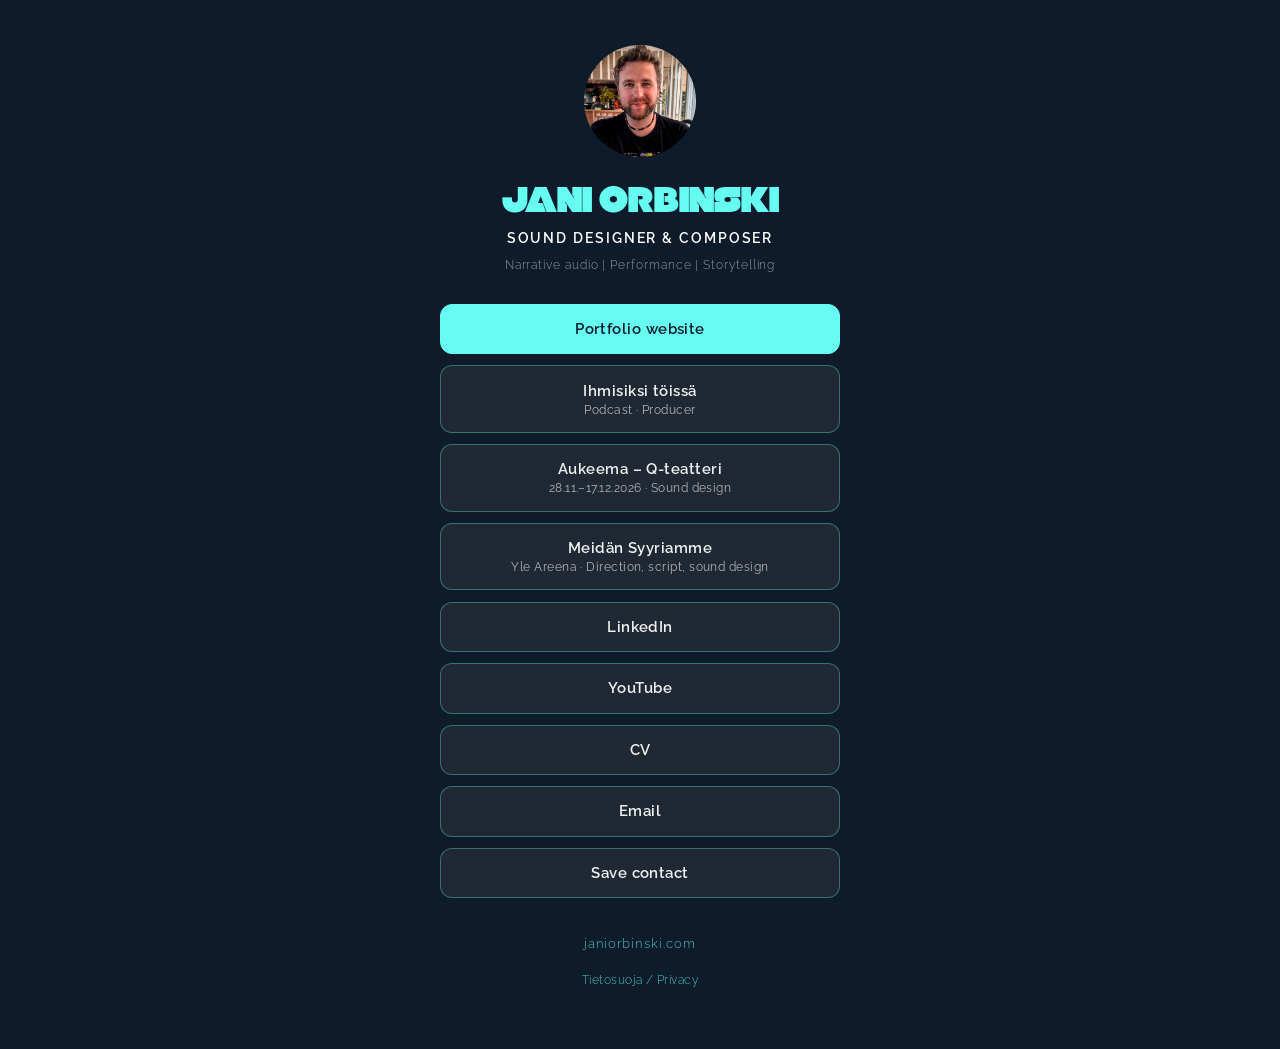
<file: links.html>
<!DOCTYPE html>
<html lang="en">

<head>
    <meta charset="UTF-8">
    <meta name="viewport" content="width=device-width, initial-scale=1.0">
    <title>Links | Jani Orbinski — Sound Designer & Composer</title>
    <meta name="description" content="Links to Jani Orbinski's work: portfolio, music, sound art, current projects and contact.">
    <link rel="stylesheet" href="styles.css">
    <link rel="icon" href="favicon.ico" type="image/x-icon">
    <link rel="preload" href="fonts/Null-Normal.otf" as="font" type="font/otf" crossorigin="anonymous">
    <link rel="canonical" href="https://www.janiorbinski.com/links.html">

    <!-- Social sharing previews (Open Graph + Twitter) -->
    <meta property="og:type" content="website">
    <meta property="og:url" content="https://www.janiorbinski.com/links.html">
    <meta property="og:title" content="Jani Orbinski — Sound Designer & Composer">
    <meta property="og:description" content="Portfolio, music, sound art, current projects and contact.">
    <meta property="og:image" content="https://www.janiorbinski.com/images/og-share.jpg">
    <meta property="og:image:width" content="1200">
    <meta property="og:image:height" content="630">
    <meta name="twitter:card" content="summary_large_image">
    <meta name="twitter:title" content="Jani Orbinski — Sound Designer & Composer">
    <meta name="twitter:description" content="Portfolio, music, sound art, current projects and contact.">
    <meta name="twitter:image" content="https://www.janiorbinski.com/images/og-share.jpg">
</head>

<body>
    <main class="links-page">
        <img src="images/jani_selfie_ravintola_EDIT.jpg" alt="Portrait of Jani Orbinski, a sound designer and composer." class="card-photo">
        <h1>JANI ORBINSKI</h1>
        <p class="card-role">Sound Designer &amp; Composer</p>
        <p class="card-tagline">Narrative audio | Performance | Storytelling</p>

        <!-- One entry per button. Keep the most important ones at the top:
             on a phone only the first few show without scrolling. -->
        <ul class="link-list">
            <li><a class="link-btn link-btn-primary" href="index.html">Portfolio website</a></li>
            <li><a class="link-btn" href="https://www.youtube.com/@ihmisiksitoissa" target="_blank" rel="noopener">
                Ihmisiksi töissä <span class="link-note">Podcast · Producer</span></a></li>
            <li><a class="link-btn" href="https://www.q-teatteri.fi/esitykset/aukeema---nayttamoessee" target="_blank" rel="noopener">
                Aukeema – Q-teatteri <span class="link-note">28.11.–17.12.2026 · Sound design</span></a></li>
            <li><a class="link-btn" href="https://areena.yle.fi/1-74676414" target="_blank" rel="noopener">
                Meidän Syyriamme <span class="link-note">Yle Areena · Direction, script, sound design</span></a></li>
            <li><a class="link-btn" href="https://www.linkedin.com/in/janiorbinski/" target="_blank" rel="noopener">LinkedIn</a></li>
            <li><a class="link-btn" href="https://www.youtube.com/@janiorbinski" target="_blank" rel="noopener">YouTube</a></li>
            <li><a class="link-btn" href="cv.html">CV</a></li>
            <li><a class="link-btn" href="mailto:jani.orbinski@gmail.com">Email</a></li>
            <li><a class="link-btn" href="jani-orbinski.vcf" download>Save contact</a></li>
        </ul>

        <p class="links-footer"><a href="index.html">janiorbinski.com</a></p>
        <p class="footer-privacy"><a href="tietosuoja.html">Tietosuoja / Privacy</a></p>
    </main>
    <!-- Visitor statistics: GoatCounter, cookieless (see tietosuoja.html) -->
    <script data-goatcounter="https://janiorbinski.goatcounter.com/count" async src="https://gc.zgo.at/count.js"></script>
</body>

</html>
</file>
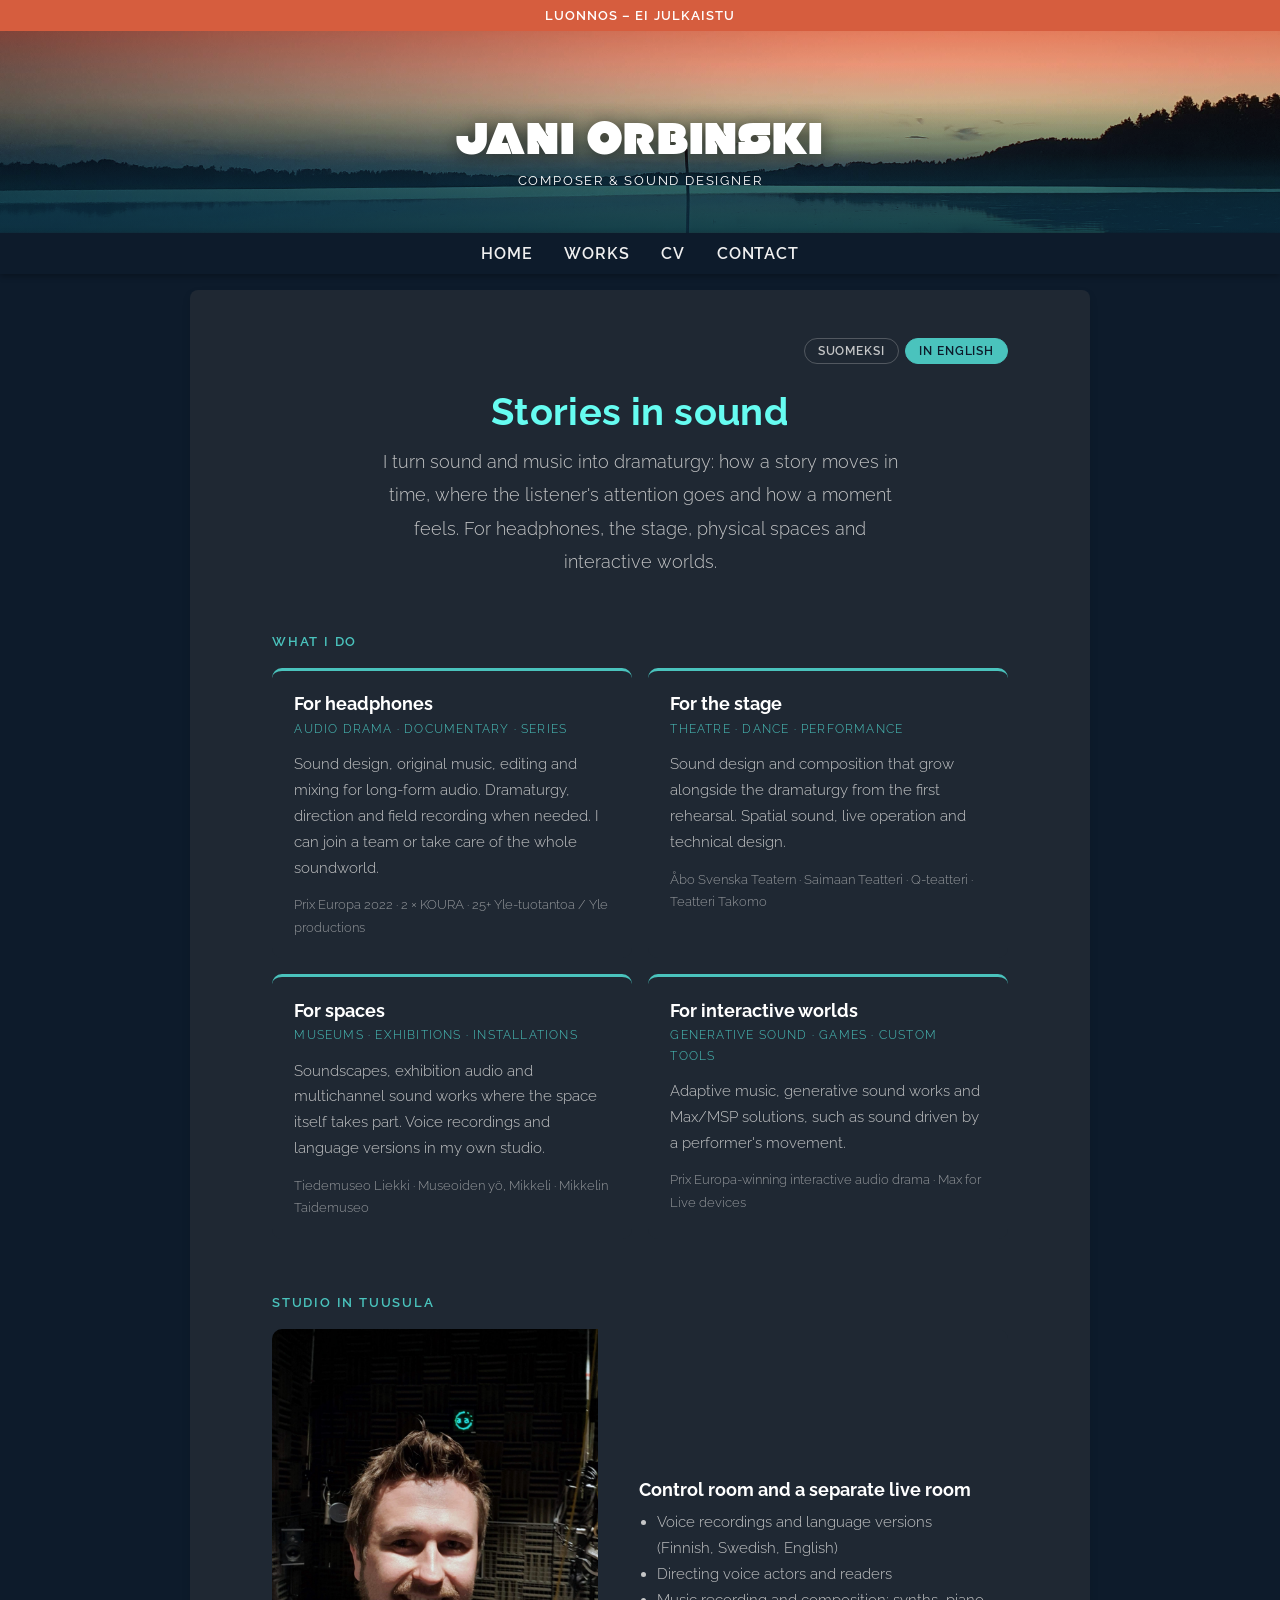
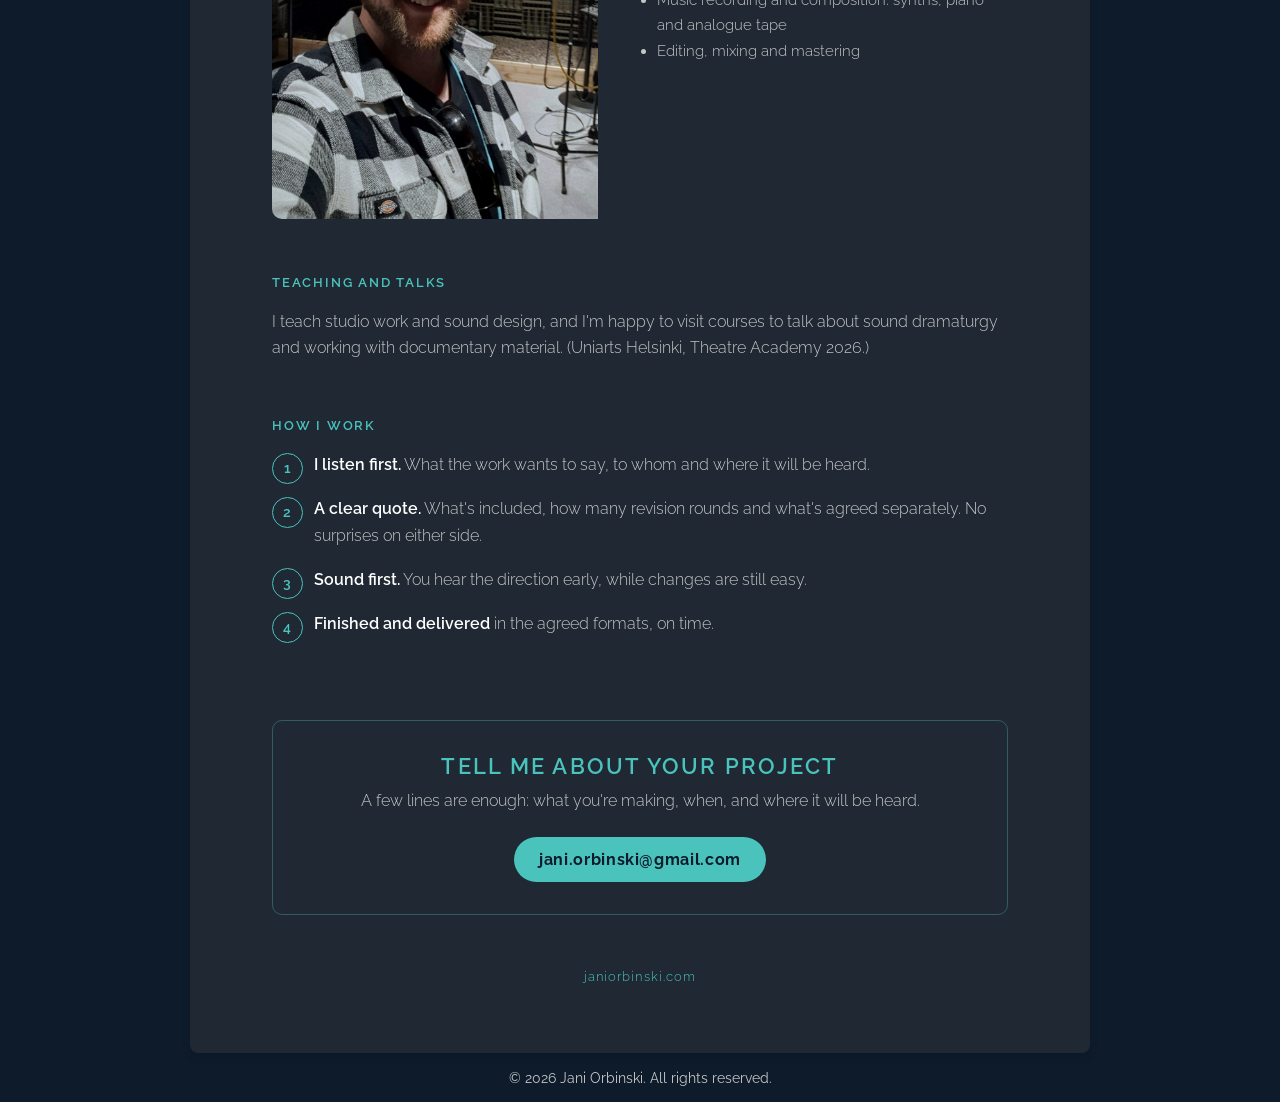
<file: palvelut.html>
<!DOCTYPE html>
<html lang="fi">

<head>
    <meta charset="UTF-8">
    <meta name="viewport" content="width=device-width, initial-scale=1.0">
    <title>Palvelut | Jani Orbinski</title>
    <meta name="description" content="Jani Orbinski – säveltäjä ja äänisuunnittelija. Äänisuunnittelu ja sävellys kuunnelmiin, dokumentteihin, teatteriin, museoihin ja vuorovaikutteisiin teoksiin. Studio Tuusulassa.">
    <meta name="robots" content="noindex">
    <link rel="stylesheet" href="styles.css">
    <link rel="icon" href="favicon.ico" type="image/x-icon">
    <link href="https://fonts.googleapis.com/css2?family=Raleway:wght@300;400;600;700&display=swap" rel="stylesheet">
    <link rel="preload" href="fonts/Null-Normal.otf" as="font" type="font/otf" crossorigin="anonymous">
    <style>
        /* LUONNOS – palvelusivun omat tyylit. Siirretään styles.css:ään, kun sivu hyväksytään. */
        .services { max-width: 46rem; }
        .services .lead {
            font-size: 1.15rem; font-weight: 300; line-height: 1.8;
            text-align: center; margin: 0 auto 3rem; max-width: 34rem;
        }
        .services h2.section-title {
            font-family: 'Raleway', sans-serif; font-size: 0.8rem; font-weight: 600;
            letter-spacing: 0.14em; text-transform: uppercase; color: var(--accent-muted);
            margin: 3.5rem 0 1.2rem; text-align: left;
        }
        .service-grid { display: grid; grid-template-columns: 1fr; gap: 1rem; }
        @media (min-width: 700px) { .service-grid { grid-template-columns: 1fr 1fr; } }
        .service-card {
            background: var(--secondary-bg); border-radius: 10px;
            padding: 1.4rem 1.4rem 1.2rem; border-top: 3px solid var(--accent-muted);
        }
        .service-card h3 {
            font-family: 'Raleway', sans-serif; font-size: 1.15rem; font-weight: 700;
            margin: 0 0 0.3rem; color: #fff; text-align: left;
        }
        .service-card .where {
            font-size: 0.75rem; letter-spacing: 0.1em; text-transform: uppercase;
            color: var(--accent-muted); margin: 0 0 0.8rem;
        }
        .service-card p { font-size: 0.95rem; font-weight: 300; line-height: 1.7; margin: 0 0 0.8rem; }
        .service-card .proof { font-size: 0.82rem; opacity: 0.7; margin: 0; }
        .studio {
            display: grid; grid-template-columns: 1fr; gap: 1.2rem; align-items: center;
            background: var(--secondary-bg); border-radius: 10px; overflow: hidden;
        }
        @media (min-width: 700px) { .studio { grid-template-columns: 1fr 1.2fr; } }
        .studio img { width: 100%; height: 100%; object-fit: cover; display: block; min-height: 220px; }
        .studio .studio-text { padding: 1.2rem 1.4rem 1.4rem; }
        .studio h3 { font-family: 'Raleway', sans-serif; font-size: 1.15rem; margin: 0 0 0.6rem; color: #fff; text-align: left; }
        .studio p, .studio li { font-size: 0.95rem; font-weight: 300; line-height: 1.7; }
        .studio ul { margin: 0; padding-left: 1.1rem; }
        .steps { counter-reset: step; list-style: none; padding: 0; margin: 0; }
        .steps li {
            counter-increment: step; position: relative; padding: 0 0 1.1rem 2.6rem;
            font-size: 0.98rem; font-weight: 300; line-height: 1.7;
        }
        .steps li::before {
            content: counter(step); position: absolute; left: 0; top: 0.05rem;
            width: 1.8rem; height: 1.8rem; border-radius: 50%; border: 1px solid var(--accent-muted);
            color: var(--accent-muted); font-weight: 600; font-size: 0.85rem;
            display: flex; align-items: center; justify-content: center;
        }
        .steps strong { color: #fff; font-weight: 600; }
        .cta {
            text-align: center; margin: 4rem 0 1rem; padding: 2rem 1.4rem;
            border: 1px solid rgba(102, 252, 241, 0.25); border-radius: 10px;
        }
        .cta h2 { font-family: 'Raleway', sans-serif; font-size: 1.4rem; margin: 0 0 0.6rem; }
        .cta p { font-weight: 300; margin: 0 0 1.4rem; }
        .cta-button {
            display: inline-block; background: var(--accent-muted); color: var(--primary-bg);
            font-weight: 700; letter-spacing: 0.04em; padding: 0.8rem 1.6rem;
            border-radius: 999px; text-decoration: none;
        }
        .cta-button:hover { background: var(--accent-color); }
        .draft-banner {
            background: var(--accent-orange); color: #fff; text-align: center;
            font-size: 0.8rem; font-weight: 600; letter-spacing: 0.08em; padding: 0.5rem;
        }
    </style>
</head>

<body data-lang="fi">
    <div class="draft-banner">LUONNOS – EI JULKAISTU</div>
    <header class="header-compact">
        <div class="headline-container">
            <h1>JANI ORBINSKI</h1>
            <h2 data-l="fi">Säveltäjä &amp; äänisuunnittelija</h2>
            <h2 data-l="en" lang="en">Composer &amp; Sound Designer</h2>
        </div>
    </header>

    <nav>
        <ul>
            <li><a href="index.html" data-l="fi">Etusivu</a><a href="index.html" data-l="en" lang="en">Home</a></li>
            <li><a href="index.html#gallery" data-l="fi">Teokset</a><a href="index.html#gallery" data-l="en" lang="en">Works</a></li>
            <li><a href="cv.html">CV</a></li>
            <li><a href="#yhteys" data-l="fi">Yhteys</a><a href="#yhteys" data-l="en" lang="en">Contact</a></li>
        </ul>
    </nav>

    <main>
        <article class="work-text services">
            <div class="lang-toggle" role="group" aria-label="Kieli / Language">
                <button type="button" class="lang-btn is-active" data-set-lang="fi" lang="fi">Suomeksi</button>
                <button type="button" class="lang-btn" data-set-lang="en" lang="en">In English</button>
            </div>

            <h1 data-l="fi">Tarinat äänellä</h1>
            <h1 data-l="en" lang="en">Stories in sound</h1>

            <p class="lead" data-l="fi">Teen äänestä ja musiikista dramaturgiaa: sitä, miten tarina etenee ajassa,
                mihin kuulija kiinnittää huomionsa ja miltä hetki tuntuu. Kuulokkeisiin, näyttämölle,
                tilaan ja vuorovaikutteisiin maailmoihin.</p>
            <p class="lead" data-l="en" lang="en">I turn sound and music into dramaturgy: how a story moves in time,
                where the listener's attention goes and how a moment feels. For headphones, the stage,
                physical spaces and interactive worlds.</p>

            <h2 class="section-title" data-l="fi">Mitä teen</h2>
            <h2 class="section-title" data-l="en" lang="en">What I do</h2>

            <div class="service-grid">
                <section class="service-card">
                    <h3 data-l="fi">Kuulokkeisiin</h3>
                    <h3 data-l="en" lang="en">For headphones</h3>
                    <p class="where" data-l="fi">Kuunnelmat · dokumentit · audiosarjat</p>
                    <p class="where" data-l="en" lang="en">Audio drama · documentary · series</p>
                    <p data-l="fi">Äänisuunnittelu, sävellys, editointi ja miksaus pitkiin audioteoksiin.
                        Tarvittaessa myös dramaturgia, ohjaus ja kenttä-äänitys. Voin olla osa työryhmää tai
                        vastata koko äänimaailmasta.</p>
                    <p data-l="en" lang="en">Sound design, original music, editing and mixing for long-form audio.
                        Dramaturgy, direction and field recording when needed. I can join a team or take care
                        of the whole soundworld.</p>
                    <p class="proof">Prix Europa 2022 · 2 × KOURA · 25+ Yle-tuotantoa / Yle productions</p>
                </section>

                <section class="service-card">
                    <h3 data-l="fi">Näyttämölle</h3>
                    <h3 data-l="en" lang="en">For the stage</h3>
                    <p class="where" data-l="fi">Teatteri · tanssi · esitykset</p>
                    <p class="where" data-l="en" lang="en">Theatre · dance · performance</p>
                    <p data-l="fi">Äänisuunnittelu ja sävellys, jotka kulkevat dramaturgian rinnalla
                        ensimmäisestä treenistä asti. Tilaääni, liveajo ja tekniikan suunnittelu.</p>
                    <p data-l="en" lang="en">Sound design and composition that grow alongside the dramaturgy from
                        the first rehearsal. Spatial sound, live operation and technical design.</p>
                    <p class="proof">Åbo Svenska Teatern · Saimaan Teatteri · Q-teatteri · Teatteri Takomo</p>
                </section>

                <section class="service-card">
                    <h3 data-l="fi">Tilaan</h3>
                    <h3 data-l="en" lang="en">For spaces</h3>
                    <p class="where" data-l="fi">Museot · näyttelyt · installaatiot</p>
                    <p class="where" data-l="en" lang="en">Museums · exhibitions · installations</p>
                    <p data-l="fi">Äänimaisemat, näyttelyaudio ja monikanavaiset ääniteokset, joissa tila on
                        mukana soittamassa. Puheäänitykset ja kieliversiot omalla studiolla.</p>
                    <p data-l="en" lang="en">Soundscapes, exhibition audio and multichannel sound works where the
                        space itself takes part. Voice recordings and language versions in my own studio.</p>
                    <p class="proof">Tiedemuseo Liekki · Museoiden yö, Mikkeli · Mikkelin Taidemuseo</p>
                </section>

                <section class="service-card">
                    <h3 data-l="fi">Vuorovaikutteisiin maailmoihin</h3>
                    <h3 data-l="en" lang="en">For interactive worlds</h3>
                    <p class="where" data-l="fi">Generatiivinen ääni · pelit · omat työkalut</p>
                    <p class="where" data-l="en" lang="en">Generative sound · games · custom tools</p>
                    <p data-l="fi">Adaptiivinen musiikki, generatiiviset ääniteokset ja Max/MSP-ratkaisut,
                        esimerkiksi esiintyjän liikkeellä ohjattu ääni.</p>
                    <p data-l="en" lang="en">Adaptive music, generative sound works and Max/MSP solutions, such as
                        sound driven by a performer's movement.</p>
                    <p class="proof" data-l="fi">Prix Europa -palkittu kuunnelmapeli · Max for Live -laitteet</p>
                    <p class="proof" data-l="en" lang="en">Prix Europa-winning interactive audio drama · Max for Live devices</p>
                </section>
            </div>

            <h2 class="section-title" data-l="fi">Studio Tuusulassa</h2>
            <h2 class="section-title" data-l="en" lang="en">Studio in Tuusula</h2>

            <section class="studio">
                <img src="images/jani_studiossa_pysty.jpg" alt="Jani Orbinski studiossa" loading="lazy">
                <div class="studio-text">
                    <h3 data-l="fi">Tarkkaamo ja erillinen soittotila</h3>
                    <h3 data-l="en" lang="en">Control room and a separate live room</h3>
                    <ul data-l="fi">
                        <li>Puheäänitykset, spiikit ja kieliversiot (suomi, ruotsi, englanti)</li>
                        <li>Lukijoiden ja näyttelijöiden ohjaus</li>
                        <li>Musiikkiäänitykset ja sävellystyö: syntikat, piano ja analogiset nauhakoneet</li>
                        <li>Editointi, miksaus ja masterointi</li>
                    </ul>
                    <ul data-l="en" lang="en">
                        <li>Voice recordings and language versions (Finnish, Swedish, English)</li>
                        <li>Directing voice actors and readers</li>
                        <li>Music recording and composition: synths, piano and analogue tape</li>
                        <li>Editing, mixing and mastering</li>
                    </ul>
                </div>
            </section>

            <h2 class="section-title" data-l="fi">Opetus ja luennot</h2>
            <h2 class="section-title" data-l="en" lang="en">Teaching and talks</h2>
            <p data-l="fi">Opetan studiotyöskentelyä ja äänisuunnittelua, ja vierailen mielelläni kursseilla
                puhumassa äänidramaturgiasta ja dokumentaarisen materiaalin kanssa työskentelystä.
                (Taideyliopiston Teatterikorkeakoulu 2026.)</p>
            <p data-l="en" lang="en">I teach studio work and sound design, and I'm happy to visit courses to talk
                about sound dramaturgy and working with documentary material.
                (Uniarts Helsinki, Theatre Academy 2026.)</p>

            <h2 class="section-title" data-l="fi">Miten työskentelen</h2>
            <h2 class="section-title" data-l="en" lang="en">How I work</h2>
            <ol class="steps" data-l="fi">
                <li><strong>Kuuntelen ensin.</strong> Mitä teos haluaa sanoa, kenelle ja missä se kuullaan.</li>
                <li><strong>Selkeä tarjous.</strong> Kerron, mitä hintaan sisältyy, montako korjauskierrosta on
                    mukana ja mitä sovitaan erikseen. Ei yllätyksiä kummallekaan.</li>
                <li><strong>Teen ääni edellä.</strong> Kuulet suunnan aikaisin, jolloin muutokset ovat helppoja.</li>
                <li><strong>Viimeistelen ja toimitan</strong> sovituissa formaateissa ja ajallaan.</li>
            </ol>
            <ol class="steps" data-l="en" lang="en">
                <li><strong>I listen first.</strong> What the work wants to say, to whom and where it will be heard.</li>
                <li><strong>A clear quote.</strong> What's included, how many revision rounds and what's agreed
                    separately. No surprises on either side.</li>
                <li><strong>Sound first.</strong> You hear the direction early, while changes are still easy.</li>
                <li><strong>Finished and delivered</strong> in the agreed formats, on time.</li>
            </ol>

            <section class="cta" id="yhteys">
                <h2 data-l="fi">Kerro projektistasi</h2>
                <h2 data-l="en" lang="en">Tell me about your project</h2>
                <p data-l="fi">Muutama rivi riittää: mitä olet tekemässä, milloin ja missä se kuullaan.</p>
                <p data-l="en" lang="en">A few lines are enough: what you're making, when, and where it will be heard.</p>
                <a class="cta-button" data-l="fi" href="mailto:jani.orbinski@gmail.com?subject=Projekti">jani.orbinski@gmail.com</a>
                <a class="cta-button" data-l="en" lang="en" href="mailto:jani.orbinski@gmail.com?subject=Project">jani.orbinski@gmail.com</a>
            </section>

            <p class="work-back"><a href="index.html">janiorbinski.com</a></p>
        </article>
    </main>

    <footer>
        <p>&copy; 2026 Jani Orbinski. All rights reserved.</p>
    </footer>

    <script>
        (function () {
            var body = document.body;
            body.classList.add('has-lang-toggle');
            function setLang(lang) {
                body.setAttribute('data-lang', lang);
                document.documentElement.setAttribute('lang', lang);
                [].forEach.call(document.querySelectorAll('[data-set-lang]'), function (btn) {
                    var on = btn.getAttribute('data-set-lang') === lang;
                    btn.classList.toggle('is-active', on);
                    btn.setAttribute('aria-pressed', on ? 'true' : 'false');
                });
            }
            [].forEach.call(document.querySelectorAll('[data-set-lang]'), function (btn) {
                btn.addEventListener('click', function () { setLang(btn.getAttribute('data-set-lang')); });
            });
            setLang((navigator.language || 'fi').toLowerCase().indexOf('fi') === 0 ? 'fi' : 'en');
        })();
    </script>
</body>

</html>
</file>
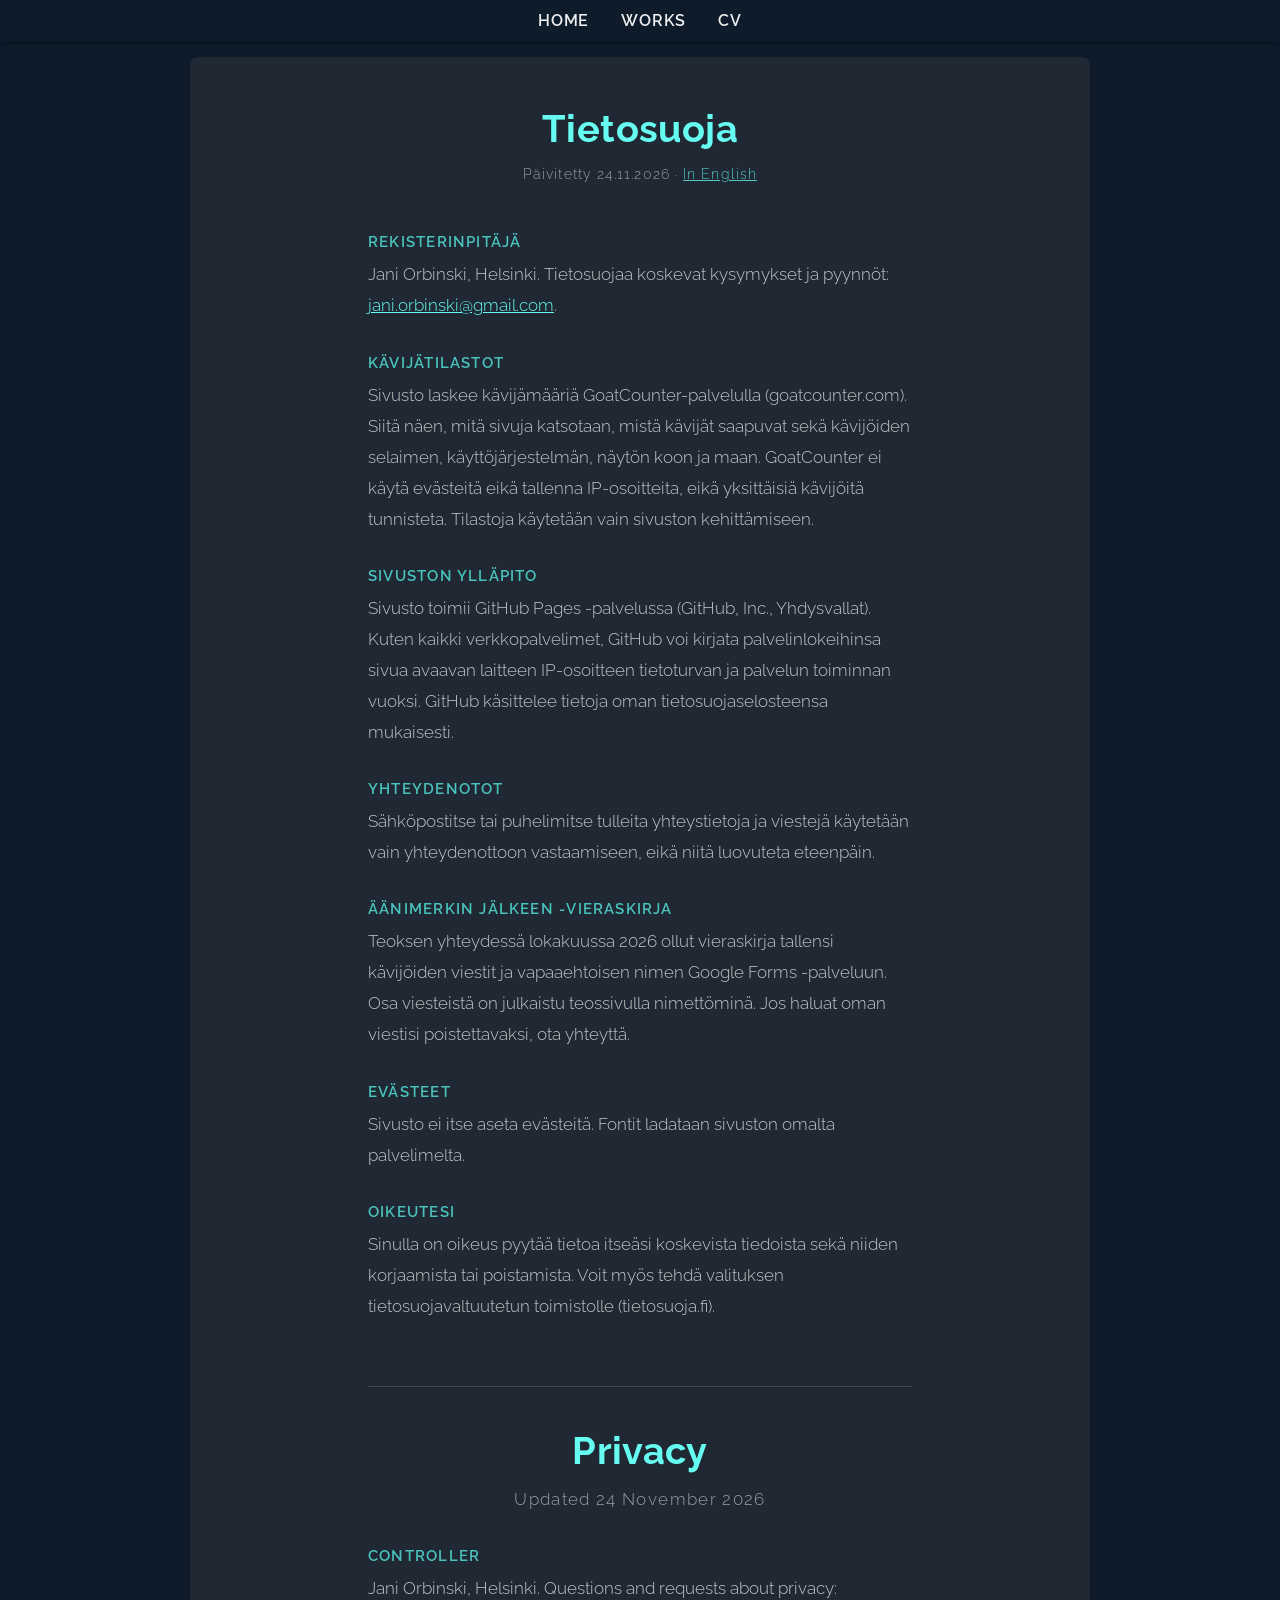
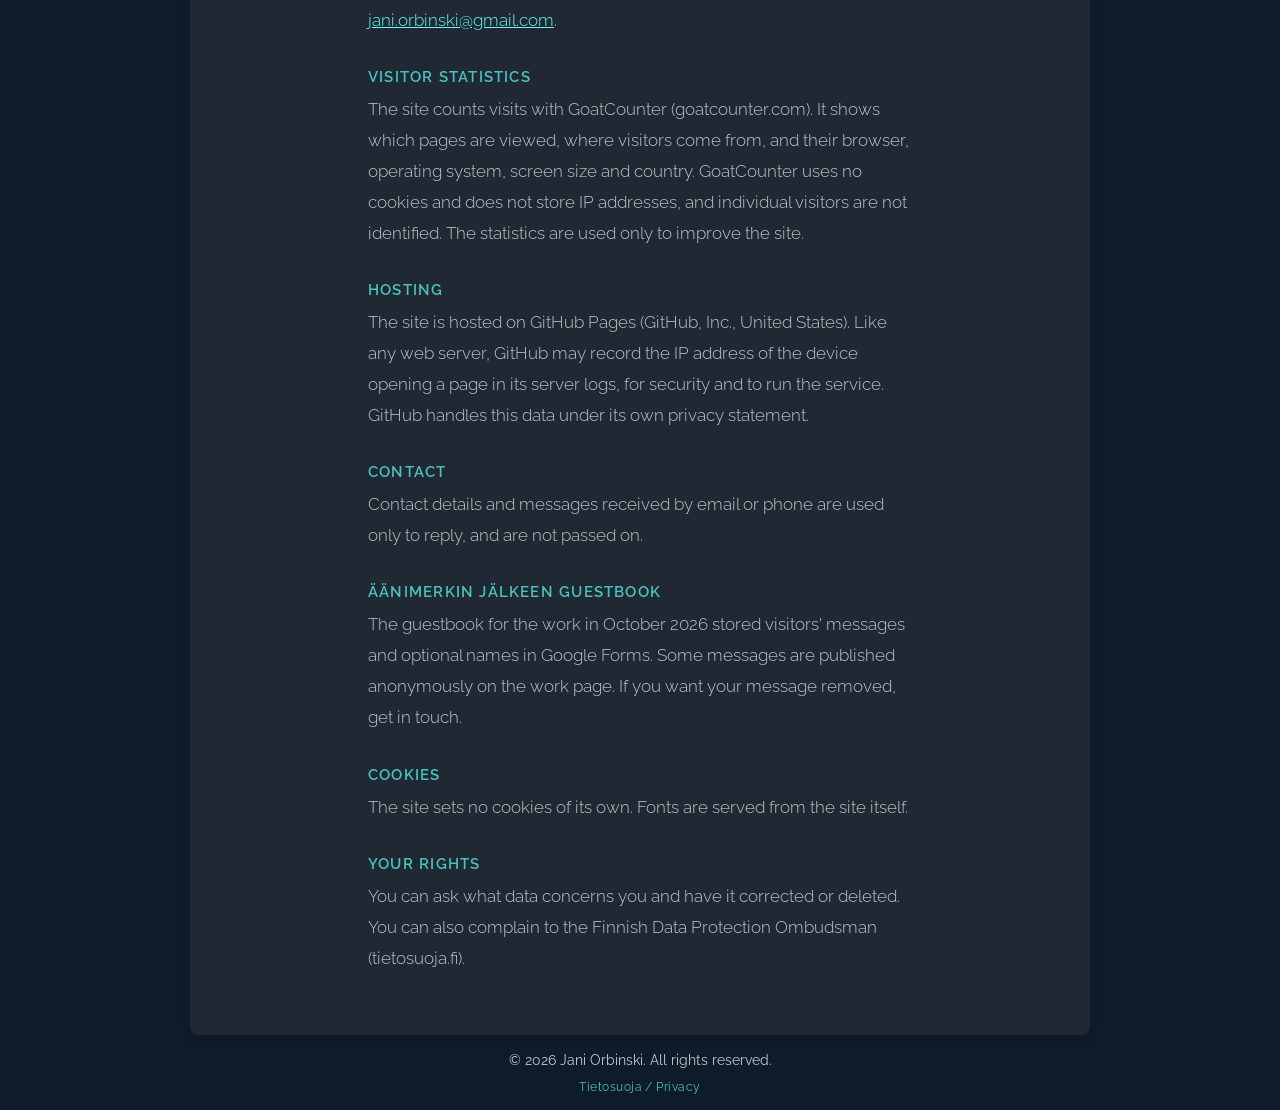
<file: tietosuoja.html>
<!DOCTYPE html>
<html lang="fi">

<head>
    <meta charset="UTF-8">
    <meta name="viewport" content="width=device-width, initial-scale=1.0">
    <title>Tietosuoja / Privacy | Jani Orbinski</title>
    <meta name="description" content="Tietosuojaseloste: mitä tietoja janiorbinski.com käsittelee. Privacy notice for janiorbinski.com.">
    <link rel="stylesheet" href="styles.css">
    <link rel="icon" href="favicon.ico" type="image/x-icon">
    <link rel="canonical" href="https://www.janiorbinski.com/tietosuoja.html">
</head>

<body>
    <nav>
        <ul>
            <li><a href="index.html">Home</a></li>
            <li><a href="index.html#gallery">Works</a></li>
            <li><a href="cv.html">CV</a></li>
        </ul>
    </nav>

    <main>
        <!-- Keep this in step with the site: when a service is added or
             removed, update both language versions and the date. -->
        <article class="work-text privacy">
            <h1>Tietosuoja</h1>
            <p class="work-subtitle">Päivitetty 24.11.2026 · <a href="#en">In English</a></p>

            <div class="work-body">
                <h2>Rekisterinpitäjä</h2>
                <p>Jani Orbinski, Helsinki. Tietosuojaa koskevat kysymykset ja pyynnöt:
                <a href="mailto:jani.orbinski@gmail.com">jani.orbinski@gmail.com</a>.</p>

                <h2>Kävijätilastot</h2>
                <p>Sivusto laskee kävijämääriä GoatCounter-palvelulla (goatcounter.com). Siitä näen, mitä
                sivuja katsotaan, mistä kävijät saapuvat sekä kävijöiden selaimen, käyttöjärjestelmän,
                näytön koon ja maan. GoatCounter ei käytä evästeitä eikä tallenna IP-osoitteita, eikä
                yksittäisiä kävijöitä tunnisteta. Tilastoja käytetään vain sivuston kehittämiseen.</p>

                <h2>Sivuston ylläpito</h2>
                <p>Sivusto toimii GitHub Pages -palvelussa (GitHub, Inc., Yhdysvallat). Kuten kaikki
                verkkopalvelimet, GitHub voi kirjata palvelinlokeihinsa sivua avaavan laitteen IP-osoitteen
                tietoturvan ja palvelun toiminnan vuoksi. GitHub käsittelee tietoja oman
                tietosuojaselosteensa mukaisesti.</p>

                <h2>Yhteydenotot</h2>
                <p>Sähköpostitse tai puhelimitse tulleita yhteystietoja ja viestejä käytetään vain
                yhteydenottoon vastaamiseen, eikä niitä luovuteta eteenpäin.</p>

                <h2>Äänimerkin jälkeen -vieraskirja</h2>
                <p>Teoksen yhteydessä lokakuussa 2026 ollut vieraskirja tallensi kävijöiden viestit ja
                vapaaehtoisen nimen Google Forms -palveluun. Osa viesteistä on julkaistu teossivulla
                nimettöminä. Jos haluat oman viestisi poistettavaksi, ota yhteyttä.</p>

                <h2>Evästeet</h2>
                <p>Sivusto ei itse aseta evästeitä. Fontit ladataan sivuston omalta palvelimelta.</p>

                <h2>Oikeutesi</h2>
                <p>Sinulla on oikeus pyytää tietoa itseäsi koskevista tiedoista sekä niiden korjaamista tai
                poistamista. Voit myös tehdä valituksen tietosuojavaltuutetun toimistolle (tietosuoja.fi).</p>
            </div>

            <div class="work-body" id="en" lang="en">
                <h1 class="privacy-en-title">Privacy</h1>
                <p class="work-subtitle">Updated 24 November 2026</p>

                <h2>Controller</h2>
                <p>Jani Orbinski, Helsinki. Questions and requests about privacy:
                <a href="mailto:jani.orbinski@gmail.com">jani.orbinski@gmail.com</a>.</p>

                <h2>Visitor statistics</h2>
                <p>The site counts visits with GoatCounter (goatcounter.com). It shows which pages are
                viewed, where visitors come from, and their browser, operating system, screen size and
                country. GoatCounter uses no cookies and does not store IP addresses, and individual
                visitors are not identified. The statistics are used only to improve the site.</p>

                <h2>Hosting</h2>
                <p>The site is hosted on GitHub Pages (GitHub, Inc., United States). Like any web server,
                GitHub may record the IP address of the device opening a page in its server logs, for
                security and to run the service. GitHub handles this data under its own privacy
                statement.</p>

                <h2>Contact</h2>
                <p>Contact details and messages received by email or phone are used only to reply, and are
                not passed on.</p>

                <h2>Äänimerkin jälkeen guestbook</h2>
                <p>The guestbook for the work in October 2026 stored visitors' messages and optional names
                in Google Forms. Some messages are published anonymously on the work page. If you want your
                message removed, get in touch.</p>

                <h2>Cookies</h2>
                <p>The site sets no cookies of its own. Fonts are served from the site itself.</p>

                <h2>Your rights</h2>
                <p>You can ask what data concerns you and have it corrected or deleted. You can also
                complain to the Finnish Data Protection Ombudsman (tietosuoja.fi).</p>
            </div>
        </article>
    </main>

    <footer>
        <p>&copy; 2026 Jani Orbinski. All rights reserved.</p>
        <p class="footer-privacy"><a href="tietosuoja.html">Tietosuoja / Privacy</a></p>
    </footer>
    <!-- Visitor statistics: GoatCounter, cookieless (see tietosuoja.html) -->
    <script data-goatcounter="https://janiorbinski.goatcounter.com/count" async src="https://gc.zgo.at/count.js"></script>
</body>

</html>
</file>
<file: styles.css>
:root {
  --primary-bg: #0d1b2b;
  --secondary-bg: #1F2833;
  --text-color: #C5C6C7;
  --accent-color: #66FCF1;
  --accent-muted: #4ac3bd;
  --accent-orange: #d65d3e;
}

/* Fontit */
@font-face {
  font-family: 'Null';
  src: url('fonts/Null-Normal.otf') format('otf'),
       url('fonts/Null-Normal.ttf') format('truetype');
  font-weight: normal;
  font-style: normal;
}

/* Raleway, served from this site instead of Google Fonts so visitors'
   IP addresses are not sent to Google. SIL Open Font License, see
   fonts/raleway/OFL.txt. */

@font-face {
  font-family: 'Raleway';
  font-style: normal;
  font-weight: 300;
  font-display: swap;
  src: url('fonts/raleway/raleway-latin-ext-300-normal.woff2') format('woff2');
  unicode-range: U+0100-02BA,U+02BD-02C5,U+02C7-02CC,U+02CE-02D7,U+02DD-02FF,U+0304,U+0308,U+0329,U+1D00-1DBF,U+1E00-1E9F,U+1EF2-1EFF,U+2020,U+20A0-20AB,U+20AD-20C0,U+2113,U+2C60-2C7F,U+A720-A7FF;
}

@font-face {
  font-family: 'Raleway';
  font-style: normal;
  font-weight: 300;
  font-display: swap;
  src: url('fonts/raleway/raleway-latin-300-normal.woff2') format('woff2');
  unicode-range: U+0000-00FF,U+0131,U+0152-0153,U+02BB-02BC,U+02C6,U+02DA,U+02DC,U+0304,U+0308,U+0329,U+2000-206F,U+20AC,U+2122,U+2191,U+2193,U+2212,U+2215,U+FEFF,U+FFFD;
}

@font-face {
  font-family: 'Raleway';
  font-style: normal;
  font-weight: 400;
  font-display: swap;
  src: url('fonts/raleway/raleway-latin-ext-400-normal.woff2') format('woff2');
  unicode-range: U+0100-02BA,U+02BD-02C5,U+02C7-02CC,U+02CE-02D7,U+02DD-02FF,U+0304,U+0308,U+0329,U+1D00-1DBF,U+1E00-1E9F,U+1EF2-1EFF,U+2020,U+20A0-20AB,U+20AD-20C0,U+2113,U+2C60-2C7F,U+A720-A7FF;
}

@font-face {
  font-family: 'Raleway';
  font-style: normal;
  font-weight: 400;
  font-display: swap;
  src: url('fonts/raleway/raleway-latin-400-normal.woff2') format('woff2');
  unicode-range: U+0000-00FF,U+0131,U+0152-0153,U+02BB-02BC,U+02C6,U+02DA,U+02DC,U+0304,U+0308,U+0329,U+2000-206F,U+20AC,U+2122,U+2191,U+2193,U+2212,U+2215,U+FEFF,U+FFFD;
}

@font-face {
  font-family: 'Raleway';
  font-style: normal;
  font-weight: 600;
  font-display: swap;
  src: url('fonts/raleway/raleway-latin-ext-600-normal.woff2') format('woff2');
  unicode-range: U+0100-02BA,U+02BD-02C5,U+02C7-02CC,U+02CE-02D7,U+02DD-02FF,U+0304,U+0308,U+0329,U+1D00-1DBF,U+1E00-1E9F,U+1EF2-1EFF,U+2020,U+20A0-20AB,U+20AD-20C0,U+2113,U+2C60-2C7F,U+A720-A7FF;
}

@font-face {
  font-family: 'Raleway';
  font-style: normal;
  font-weight: 600;
  font-display: swap;
  src: url('fonts/raleway/raleway-latin-600-normal.woff2') format('woff2');
  unicode-range: U+0000-00FF,U+0131,U+0152-0153,U+02BB-02BC,U+02C6,U+02DA,U+02DC,U+0304,U+0308,U+0329,U+2000-206F,U+20AC,U+2122,U+2191,U+2193,U+2212,U+2215,U+FEFF,U+FFFD;
}

@font-face {
  font-family: 'Raleway';
  font-style: normal;
  font-weight: 700;
  font-display: swap;
  src: url('fonts/raleway/raleway-latin-ext-700-normal.woff2') format('woff2');
  unicode-range: U+0100-02BA,U+02BD-02C5,U+02C7-02CC,U+02CE-02D7,U+02DD-02FF,U+0304,U+0308,U+0329,U+1D00-1DBF,U+1E00-1E9F,U+1EF2-1EFF,U+2020,U+20A0-20AB,U+20AD-20C0,U+2113,U+2C60-2C7F,U+A720-A7FF;
}

@font-face {
  font-family: 'Raleway';
  font-style: normal;
  font-weight: 700;
  font-display: swap;
  src: url('fonts/raleway/raleway-latin-700-normal.woff2') format('woff2');
  unicode-range: U+0000-00FF,U+0131,U+0152-0153,U+02BB-02BC,U+02C6,U+02DA,U+02DC,U+0304,U+0308,U+0329,U+2000-206F,U+20AC,U+2122,U+2191,U+2193,U+2212,U+2215,U+FEFF,U+FFFD;
}

* {
  box-sizing: border-box;
}

h1 {
  font-family: 'Null', sans-serif;
  font-size: clamp(2.4rem, 7vw, 3.6rem); /* Scales down on phones */
  font-weight: 200;
  margin: 0 0 1rem;
  text-align: center;
  color: var(--accent-color);
}


body {
  font-family: 'Raleway', sans-serif; /* Leipäteksti */
  margin: 0;
  padding: 0;
  color: var(--text-color);
  background-color: var(--primary-bg); /* gray tint */
}



/* Header layout: the headline sits low, on the calm water at the
   horizon line, and the image fades into the dark nav below */
header {
  position: relative;
  display: flex;
  align-items: flex-end;
  justify-content: center;
  padding: 11rem 2rem 2.5rem;
  text-align: center; /* Ensures elements remain central on smaller screens */
  background-image: url('images/iltarusko.jpg'), linear-gradient(rgba(150, 71, 52, 0.9), rgba(15, 164, 175, 0.9)); /* Add a gradient */
  background-size: cover;
  background-blend-mode: overlay; /* Other options: multiply, screen, darken, lighten */
  background-position: 50% 60%;
  color: #fff;
}

/* Dark fade at the bottom of the image, anchoring the text
   and blending the header into the nav bar */
header::before {
  content: "";
  position: absolute;
  inset: 0;
  background: linear-gradient(180deg, rgba(13, 27, 43, 0) 35%, rgba(13, 27, 43, 0.75) 100%);
  pointer-events: none;
}

/* Headline container */
.headline-container {
  position: relative;
  z-index: 2;
  text-align: center; /* Center text inside the container */
}

.headline-container h1 {
  font-family: 'Null', sans-serif;
  font-size: clamp(2.3rem, 9vw, 4.5rem); /* Stays on one line on phones */
  margin: 0;
  font-weight: 300;
  letter-spacing: 0.05em;
  text-shadow: 0 2px 18px rgba(0, 0, 0, 0.55);
  color: #fff;
}

.headline-container h2 {
  font-family: 'Raleway', sans-serif;
  font-size: 1rem;
  font-weight: 400;
  margin-top: 0.8rem;
  letter-spacing: 0.14em;
  text-transform: uppercase;
  text-shadow: 0 1px 8px rgba(0, 0, 0, 0.5);
  color: #fff;
}

@media (max-width: 768px) {
  header {
    padding: 8rem 1.5rem 2rem;
  }
}

/* Keep anchored sections from scrolling under the sticky nav */
section {
  scroll-margin-top: 5.5rem;
}

/* Nav stays pinned to the top while scrolling */
nav {
  position: sticky;
  top: 0;
  z-index: 100;
  background-color: var(--primary-bg);
  box-shadow: 0 2px 6px rgba(0, 0, 0, 0.3);
}

nav ul {
  display: flex;
  justify-content: center;
  list-style: none;
  background-color: var(--primary-bg);
  padding: 0.7rem 0rem;
  margin: 0;
}

nav ul li {
  margin: 0 1rem;
}

nav ul li a {
  font-family: 'Raleway', sans-serif;
  font-weight: 600;
  color: #f0f0f0;
  text-decoration: none;
  font-size: 1rem;
  text-transform: uppercase;
  letter-spacing: 0.05em;
}

nav ul li a:hover {
  color: var(--accent-color);
}

/* Compact horizontal nav on small screens: wraps to a second
   row if needed instead of stacking into a tall column */
@media (max-width: 768px) {
  nav ul {
      flex-wrap: wrap;
      row-gap: 0.3rem;
      padding: 0.5rem;
  }

  nav ul li {
      margin: 0 0.45rem;
  }

  nav ul li a {
      font-size: 0.8rem;
  }
}

/* Narrowest phones: tighten further so all links stay on one row */
@media (max-width: 380px) {
  nav ul li {
      margin: 0 0.35rem;
  }

  nav ul li a {
      font-size: 0.72rem;
  }
}

main {
  background-color: var(--secondary-bg); /* Keep the main content area white for contrast */
  padding: 2rem;
  box-shadow: 0 4px 8px rgba(0, 0, 0, 0.1); /* Optional: Add subtle shadow for depth */
  border-radius: 8px; /* Optional: Rounded corners for modern style */
  margin: 1rem auto;
  max-width: 900px;
}

main p, .portfolio-item p, #contact ul li {
  font-family: 'Raleway', sans-serif;
  font-weight: 300;
  font-size: 1rem;
  line-height: 1.65;
}


#about {
  margin-bottom: 1.5rem;
}

@media (max-width: 768px) {
  #about {
      flex-direction: column;
      text-align: center;
  }
}

.highlight {
  color: var(--accent-color); /* Custom color for the highlighted text */
}

/* Category labels under the big display headings ("YLE | ...",
   "THEATER", "SOUND ART"): quiet uppercase, echoing the header */
h2 {
  font-family: 'Raleway', sans-serif;
  font-size: 1.15rem;
  font-weight: 600;
  letter-spacing: 0.1em;
  text-transform: uppercase;
  margin-bottom: 1rem;
  margin-top: 0;
  color: var(--accent-muted);
  text-align: center;
}


#gallery {
  text-align: center;
  max-width: 100%;
  margin: 0 auto; /* Center-aligns within the parent */
}

/* Keep intro paragraphs at a readable line length */
#gallery > p,
.gallery-group > p {
  max-width: 62ch;
  margin-left: auto;
  margin-right: auto;
}

.gallery {
  display: grid;
  grid-template-columns: repeat(auto-fill, minmax(170px, 1fr)); /* Flexible grid with auto-fit */
  gap: 1rem;
  justify-items: center; /* Center items in their grid cell */
  padding: 0;
}

@media (max-width: 480px) {
  .gallery {
     grid-template-columns: repeat(auto-fit, minmax(120px, 1fr)); /* Flexible sizing */
     gap: 0.5rem; /* Smaller gap for tighter spacing */
  }
}

/* Each tile is a square image with the work's title and role as a
   caption underneath, on every device */
.gallery a {
  display: block;
  width: 100%;
  text-decoration: none;
  color: var(--text-color);
}

.gallery-item {
  position: relative;
  overflow: hidden;
  width: 170px;
  display: flex;
  justify-content: center;
  align-items: flex-start;
  padding: 5px;
}

.gallery-item img {
  display: block;
  width: 100%;
  aspect-ratio: 1 / 1;
  object-fit: cover;
  transition: transform 0.3s ease, filter 0.3s ease;
}

.gallery-item .overlay {
  position: relative;
  color: var(--text-color);
  text-align: center;
  padding: 0.5rem 0.2rem 0;
}

.gallery-item .overlay p {
  margin: 0;
  padding: 0;
  line-height: 1.2;
  font-family: 'Raleway', sans-serif;
  font-weight: bold;
  word-wrap: break-word;
}

.gallery-item .overlay .overlay-separator {
  display: none;
}

.gallery-item .overlay .overlay-title {
  font-size: 0.8rem;
  transition: color 0.2s ease;
}

.gallery-item .overlay .overlay-role {
  font-size: 0.72rem;
  font-weight: normal;
  color: var(--accent-muted);
  margin-top: 0.25rem;
}

/* Credit sits on top of the image, bottom-right corner: the caption
   starts right at the image's bottom edge, so bottom: 100% anchors
   the credit back onto the image */
.gallery-item .overlay .image-credit {
  position: absolute;
  bottom: calc(100% + 0.4rem);
  right: 0.5rem;
  margin: 0;
  font-size: 0.5rem;
  font-weight: normal;
  text-align: right;
  color: #fff;
  opacity: 0.8;
  text-shadow: 0 1px 3px rgba(0, 0, 0, 0.9);
}

/* With a mouse, a slight lift and a coloured title mark the tile */
@media (hover: hover) {
  .gallery-item:hover img {
    filter: brightness(1.08);
    transform: translateY(-2px);
  }

  .gallery-item:hover .overlay .overlay-title {
    color: var(--accent-color);
  }
}

/* Phones: tiles follow the column width instead of the fixed 170px */
@media (max-width: 480px) {
  .gallery-item {
    width: 100%;
  }

  /* A group with a single work keeps it tile-sized and centred
     instead of stretching it across the screen */
  .gallery-item:only-child {
    grid-column: 1 / -1;
    justify-self: center;
    width: calc((100% - 0.5rem) / 2);
  }
}

.gallery-group {
  margin-bottom: 2.5rem;
}

/* Subgroup titles ("Latest work", "Audio Series", ...): clearly
   smaller than the display headings above them */
.gallery-group h3 {
  font-family: 'Raleway', sans-serif;
  font-size: 1.3rem;
  font-weight: 700;
  letter-spacing: 0.02em;
  color: #e6e6e6;
  margin: 2rem 0 0.8rem;
  text-align: left;
}

.gallery img {
  border-radius: 8px;
  box-shadow: 0 4px 8px rgba(0, 0, 0, 0.1);
}


#portfolio {
  margin-top: 7rem;
  display: grid;
  grid-template-columns: repeat(auto-fit, minmax(300px, 1fr));
  gap: 1rem;
}

#portfolio h1 {
  grid-column: 1 / -1;
}

/* Each track as a card on the darker page color */
.audio-item {
  display: flex;
  flex-direction: column;
  background-color: var(--primary-bg);
  border-radius: 10px;
  padding: 1rem 1.2rem 1.2rem;
  text-align: left;
}

/* Styling for each audio item's header */
.audio-item h3 {
  font-family: 'Raleway', sans-serif;
  font-size: 1.1rem;
  margin: 0 0 0.4rem;
  color: var(--accent-muted);
}

/* Customize audio players */
audio {
  width: 100%;
  height: 32px;
  outline: none;
  color-scheme: dark; /* Native controls render dark to match the theme */
  margin-top: auto; /* Players align at the card bottom across a row */
}

/* Styling for audio item descriptions */
.audio-description {
  font-family: 'Raleway', sans-serif;
  font-size: 0.95rem;
  color: #b9b9b9; /* Subtle gray to keep focus on titles and audio players */
  margin: 0 0 0.3rem;
  line-height: 1.5; /* Improve readability */
}

.more-text {
  display: none; /* Hidden by default */
}

/* "Read more" as a quiet text link instead of a button */
.expand-btn {
  background: none;
  border: none;
  padding: 0;
  align-self: flex-start;
  margin: 0 0 1rem;
  font-family: 'Raleway', sans-serif;
  font-size: 0.85rem;
  color: var(--accent-color);
  cursor: pointer;
  text-decoration: underline;
  transition: color 0.3s ease;
}

.expand-btn:hover {
  color: var(--accent-muted);
}

.full-image {
  height: 500px;
  background-size: cover;
  background-position: 50% 60%;
  border-radius: 8px;
  background-image: 
    linear-gradient(to bottom, rgba(15, 164, 175, 0.5), rgba(150, 71, 52, 0.6)), /* Gradient overlay */
    url('images/iso_kaiutin_janna.jpg'); /* Background image */
  background-position: center; /* Centers the image */
}


.full-image-credits p {
  font-size: 0.7rem;
  padding: 0;
  margin-top: 0.5rem;
}

.image-section {
  position: relative;
  text-align: center; /* Centers the image */
  padding: 6rem 0; /* Adds space above and below the image */
  /*background-color: #f5f5f5; /* Optional: A subtle background color for contrast */
}

.image-section img {
  max-width: 300px; /* Adjust the size of the image */
  width: 100%; /* Ensures responsiveness */
  height: auto; /* Maintains the aspect ratio */
  border-radius: 50%; /* Makes the image circular */
  box-shadow: 0 4px 8px rgba(0, 0, 0, 0.1); /* Adds a shadow for depth */
  object-fit: cover;
  opacity: 100%;
  z-index: 0;
}


.image-container {
  position: relative;
  display: inline-block;
  width: 300px;
  height: 300px;
  border-radius: 50%;
  overflow: hidden; /* Ensures the overlay is confined */
  margin-top: 70px;
  margin-bottom: 70px;
}

.image-container::before {
  content: "";
  position: absolute;
  top: 0;
  left: 0;
  width: 100%;
  height: 100%;
  background-color: rgba(0, 128, 128, 0.2); /* Teal tint */
  z-index: 1;
}


/* Styling for Skills and Knowledge section */
#skills {
  padding: 0rem 0;
  margin-top: 0rem;
}

#skills h1 p{
  font-family: 'Null', sans-serif;
  font-size: clamp(2.4rem, 7vw, 3.6rem); /* Same scale as other section headings */
  font-weight: 200;
  line-height: 1.1; /* Heading line height, not body text line height */
  margin-bottom: 1px;
  margin-top: 0;
  text-align: center;
  color: var(--accent-color);
  padding: 0.2rem;
}

#skills h2 {
  text-align: center;
  font-size: 2rem;
  margin-bottom: 1rem;
  color: var(--text-color);
}

.skill-category {
  margin-bottom: 0.5rem;
}

#skills .skill-categories {
  display: grid;
  grid-template-columns: repeat(auto-fit, minmax(300px, 1fr));
  gap: 1rem; /* Space between items */
}

.skill-category h3 {
  font-size: 1.05rem;
  font-weight: 600;
  letter-spacing: 0.1em;
  text-transform: uppercase;
  color: var(--accent-muted); /* Accent color for category titles */
  margin: 1.2rem 0 0.6rem;
}

.skill-category ul {
  list-style-type: none; /* Remove default bullets */
  padding: 0;
  margin: 0;
}

.skill-category li {
  font-size: 1rem;
  color: var(--text-color);
  margin-bottom: 0.5rem;
}

.skill-category li::before {
  content: "• "; /* Bullet point */
  color: var(--accent-color); /* Accent color for bullet points */
}

/* Mobile adjustments */
@media (max-width: 768px) {
  #skills .skill-categories {
    grid-template-columns: 1fr; /* Single column on smaller screens */
  }
}

#back-to-top {
  position: fixed; /* Keeps it in a fixed position */
  bottom: 20px; /* Distance from the bottom */
  right: 20px; /* Distance from the right */
  background-color: var(--accent-muted); /* Matches your site's color scheme */
  color: var(--primary-bg); /* Text color */
  font-family: 'Raleway', sans-serif;
  font-weight: bold;
  border: none;
  border-color: var(--primary-bg);
  padding: 6px 11px; /* Adds space inside the button */
  font-size: 14px; /* Adjusts text size */
  border-radius: 5px; /* Adds rounded corners */
  box-shadow: 0 2px 5px rgba(0, 0, 0, 0.3); /* Optional: Adds shadow */
  cursor: pointer; /* Makes it look clickable */
  opacity: 0; /* Initially hidden */
  visibility: hidden; /* Hides the button when not needed */
  transition: opacity 0.8s ease, visibility 0.8s ease; /* Smooth appearance */
}

#back-to-top.show {
  opacity: 1; /* Visible when scrolled down */
  visibility: visible;
}

#back-to-top:hover {
  background-color: var(--accent-color); /* Slightly lighter color */
}



#contact {
  margin-top: 5rem;
}

#contact ul {
  list-style: none;
  padding: 0;
}

#contact ul li {
  margin: 0.5rem 0;
}

/* Style links in the contact section */
#contact a {
  color: var(--accent-color); /* Change to your desired color */
  text-decoration: none; /* Remove underline */
  font-weight: bold; /* Optional: make the text bold */
}

#contact a:hover {
  color: var(--accent-muted); /* Darker shade for hover effect */
  text-decoration: underline; /* Optional: add underline on hover */
}

footer p {
  font-size: 0.9rem;
  margin-bottom: 1rem;
  text-align: center;
}

/* CV page specific styles */
.download-link {
  display: inline-block;
  margin-top: 1rem;
  padding: 0.5rem 1rem;
  background-color: var(--accent-color);
  color: var(--primary-bg);
  text-decoration: none;
  border-radius: 5px;
  font-weight: bold;
}


.subtitle-colored {
  color: rgba(255, 255, 255, 0.75);
  font-size: 0.9rem; /* Slightly smaller than the main headline */
  font-weight: 600;
  letter-spacing: 0.08em;
  text-shadow: 0 1px 6px rgba(0, 0, 0, 0.5);
  margin-top: 0.5rem; /* Space between headline and subtitle */
}

/* Business card page (card.html) */
.business-card {
  max-width: 420px;
  margin: 2.5rem auto;
  background-color: var(--primary-bg);
  border-radius: 14px;
  padding: 2.5rem 2rem;
  text-align: center;
}

.card-photo {
  width: 140px;
  height: 140px;
  object-fit: cover;
  border-radius: 50%;
  margin-bottom: 1.2rem;
}

.business-card h1 {
  font-size: 2.2rem;
  margin-bottom: 0.4rem;
}

.business-card .card-role {
  font-size: 0.95rem;
  font-weight: 600;
  letter-spacing: 0.14em;
  text-transform: uppercase;
  color: #fff;
  margin: 0;
}

.business-card .card-tagline {
  font-size: 0.85rem;
  letter-spacing: 0.06em;
  color: var(--text-color);
  opacity: 0.8;
  margin: 0.4rem 0 1.5rem;
}

.card-contacts {
  list-style: none;
  padding: 0;
  margin: 0 0 1.8rem;
}

.card-contacts li {
  margin: 0.5rem 0;
}

.card-contacts a {
  color: var(--accent-color);
  text-decoration: none;
  font-weight: 600;
}

.card-contacts a:hover {
  color: var(--accent-muted);
  text-decoration: underline;
}

.card-location {
  font-size: 0.9rem;
  opacity: 0.8;
}

.card-actions {
  display: flex;
  justify-content: center;
  gap: 0.8rem;
  flex-wrap: wrap;
}

.card-actions .download-link {
  margin-top: 0;
}

.download-link-secondary {
  background-color: transparent;
  color: var(--accent-color);
  border: 1px solid var(--accent-color);
}

/* Front page and CV header on phones: the same size as the compact header
   below. The image fills the header's height here, so the horizon
   sits at a fixed 65% of the height; at 182px it falls between the
   name and the lines under it. The subtitle fits into the space the
   compact header leaves below its last line, which is why the heading
   margins are zeroed and the bottom padding is a little shorter. */
@media (max-width: 480px) {
  .header-main {
    padding: 5rem 1.5rem 1.6rem;
  }

  .header-main .headline-container h1 {
    font-size: clamp(1.8rem, 7vw, 2.8rem);
  }

  .header-main .headline-container h2 {
    font-size: 0.8rem;
    margin: 0.5rem 0 0;
  }

  .header-main .subtitle-colored {
    font-size: 0.64rem;
    font-weight: 400;
    letter-spacing: 0.1em;
    color: rgba(255, 255, 255, 0.9);
    margin: 0.45rem 0 0;
  }
}

/* Shorter header for subpages reached directly (e.g. via QR code),
   so the content starts near the top of the screen */
.header-compact {
  padding: 5rem 1.5rem 1.8rem;
}

.header-compact .headline-container h1 {
  font-size: clamp(1.8rem, 7vw, 2.8rem);
}

.header-compact .headline-container h2 {
  font-size: 0.8rem;
  margin-top: 0.5rem;
}

/* Work text page: long-form reading on a phone, often in a dimly
   lit room, so text runs large and airy */
.work-text {
  max-width: 34rem;
  margin: 0 auto;
  padding: 1rem 0 1rem;
}

.work-event {
  font-size: 0.8rem;
  font-weight: 600;
  letter-spacing: 0.14em;
  text-transform: uppercase;
  color: var(--accent-muted);
  text-align: center;
  margin: 0 0 1.5rem;
}

/* The work title is set in Raleway rather than the Null display
   font: Null places its diacritics far above the letterforms, and
   this title carries seven of them. Scoped to .work-text, which
   only the work page uses, so Null stays in place site-wide. */
.work-text h1 {
  font-family: 'Raleway', sans-serif;
  font-weight: 700;
  font-size: clamp(1.7rem, 6.6vw, 2.4rem);
  line-height: 1.25;
  letter-spacing: 0.01em;
  margin-bottom: 0.6rem;
}

.work-subtitle {
  font-size: 0.85rem;
  letter-spacing: 0.08em;
  text-align: center;
  opacity: 0.75;
  margin: 0 0 3rem;
}

.work-body p {
  font-size: 1.05rem;
  font-weight: 300;
  line-height: 1.85;
  margin: 0 0 1.5rem;
}

.work-credits {
  margin-top: 3.5rem;
  padding-top: 1.5rem;
  border-top: 1px solid rgba(197, 198, 199, 0.2);
}

.work-credits p {
  font-size: 0.85rem;
  line-height: 1.6;
  opacity: 0.8;
  margin: 0 0 0.4rem;
}

.work-back {
  margin-top: 3rem;
  text-align: center;
}

.work-back a {
  font-size: 0.8rem;
  letter-spacing: 0.08em;
  color: var(--accent-muted);
  text-decoration: none;
}

/* Guestbook: visitors leave a private message for the artist */
.guestbook {
  margin-top: 3.5rem;
  padding: 1.8rem 1.5rem 1.5rem;
  background-color: var(--primary-bg);
  border-radius: 12px;
}

.guestbook h2 {
  font-size: 1.1rem;
  font-weight: 600;
  letter-spacing: 0.1em;
  text-transform: uppercase;
  color: var(--accent-muted);
  text-align: left;
  margin: 0 0 0.3rem;
}

.guestbook-intro {
  font-size: 0.9rem;
  font-style: italic;
  opacity: 0.8;
  margin: 0 0 1.5rem;
}

.guestbook label {
  display: block;
  font-size: 0.8rem;
  font-weight: 600;
  letter-spacing: 0.08em;
  text-transform: uppercase;
  color: var(--text-color);
  margin-bottom: 0.4rem;
}

.guestbook .optional {
  font-weight: 400;
  text-transform: none;
  letter-spacing: 0;
  opacity: 0.6;
}

.guestbook textarea,
.guestbook input[type="text"] {
  width: 100%;
  font-family: 'Raleway', sans-serif;
  font-size: 1rem; /* 16px keeps iOS from zooming in on focus */
  color: var(--text-color);
  background-color: var(--secondary-bg);
  border: 1px solid rgba(197, 198, 199, 0.25);
  border-radius: 8px;
  padding: 0.7rem 0.8rem;
  margin-bottom: 1.2rem;
  resize: vertical;
}

.guestbook textarea:focus,
.guestbook input[type="text"]:focus {
  outline: none;
  border-color: var(--accent-muted);
}

.guestbook button {
  border: none;
  cursor: pointer;
  font-family: 'Raleway', sans-serif;
  font-size: 1rem;
  margin-top: 0;
}

.guestbook button:disabled {
  opacity: 0.6;
  cursor: default;
}

/* Honeypot stays in the DOM for bots but out of sight and out of
   the tab order for people */
.gb-hp {
  position: absolute;
  left: -9999px;
  width: 1px;
  height: 1px;
  overflow: hidden;
}

.gb-status {
  font-size: 0.9rem;
  margin: 0.9rem 0 0;
  min-height: 1.2em;
}

.gb-status-ok {
  color: var(--accent-color);
}

.gb-status-error {
  color: var(--accent-orange);
}

.guestbook-note {
  font-size: 0.75rem;
  opacity: 0.6;
  margin: 1.2rem 0 0;
  line-height: 1.5;
}

/* Target frame for the guestbook post; never meant to be seen */
.gb-sink {
  display: none;
}

/* Finnish and English versions of the work text live in the same
   page; only one is shown at a time. Without scripting the body
   keeps its Finnish setting and the switch stays hidden. */
body[data-lang="fi"] [data-l="en"],
body[data-lang="en"] [data-l="fi"] {
  display: none;
}

.lang-toggle {
  display: none;
  justify-content: flex-end;
  gap: 0.4rem;
  margin-bottom: 1.5rem;
}

body.has-lang-toggle .lang-toggle {
  display: flex;
}

.lang-btn {
  font-family: 'Raleway', sans-serif;
  font-size: 0.72rem;
  font-weight: 600;
  letter-spacing: 0.08em;
  text-transform: uppercase;
  color: var(--text-color);
  background: none;
  border: 1px solid rgba(197, 198, 199, 0.3);
  border-radius: 999px;
  padding: 0.3rem 0.8rem;
  cursor: pointer;
  transition: background-color 0.2s ease, color 0.2s ease, border-color 0.2s ease;
}

.lang-btn.is-active {
  background-color: var(--accent-muted);
  border-color: var(--accent-muted);
  color: var(--primary-bg);
}

/* "Now" section at the top of the front page: one featured work
   plus a short list of upcoming ones */
#now {
  margin: 0 0 4.5rem;
}

#now > h1 {
  margin-bottom: 1.6rem;
}

.now-feature {
  display: block;
  text-decoration: none;
  color: inherit;
  background-color: var(--primary-bg);
  border-radius: 14px;
  border-left: 4px solid var(--accent-color);
  padding: 1.8rem 1.6rem 1.7rem;
  text-align: left;
  transition: transform 0.2s ease;
}

.now-feature:hover {
  transform: translateY(-2px);
}

/* display: block above would otherwise override the hidden attribute */
.now-feature[hidden] {
  display: none;
}

.now-feature .now-label {
  font-size: 0.75rem;
  font-weight: 600;
  letter-spacing: 0.14em;
  text-transform: uppercase;
  color: var(--accent-color);
  margin: 0 0 0.9rem;
}

/* Overrides the uppercase category-label style that h2 carries elsewhere */
#now .now-feature h2 {
  font-family: 'Raleway', sans-serif;
  font-size: clamp(1.45rem, 5.4vw, 2rem);
  font-weight: 700;
  letter-spacing: 0.01em;
  text-transform: none;
  line-height: 1.25;
  color: #fff;
  text-align: left;
  margin: 0 0 0.5rem;
}

.now-feature .now-meta {
  font-size: 0.88rem;
  letter-spacing: 0.04em;
  opacity: 0.8;
  margin: 0 0 1.1rem;
}

.now-feature .now-desc {
  font-size: 1rem;
  margin: 0 0 1.4rem;
}

.now-cta {
  font-size: 0.85rem;
  font-weight: 600;
  letter-spacing: 0.1em;
  text-transform: uppercase;
  color: var(--accent-color);
}

.upcoming {
  margin-top: 2.2rem;
  text-align: left;
}

#now .upcoming h3 {
  font-family: 'Raleway', sans-serif;
  font-size: 0.85rem;
  font-weight: 600;
  letter-spacing: 0.14em;
  text-transform: uppercase;
  color: var(--accent-muted);
  text-align: left;
  margin: 0 0 0.6rem;
}

.upcoming ul {
  list-style: none;
  padding: 0;
  margin: 0;
}

.upcoming li {
  display: grid;
  grid-template-columns: 5.6rem 1fr;
  gap: 0.9rem;
  padding: 0.95rem 0;
  border-top: 1px solid rgba(197, 198, 199, 0.15);
}

.upcoming li:last-child {
  border-bottom: 1px solid rgba(197, 198, 199, 0.15);
}

.up-date {
  font-size: 0.8rem;
  font-weight: 600;
  letter-spacing: 0.06em;
  color: var(--accent-muted);
  padding-top: 0.15rem;
}

.up-title {
  font-weight: 600;
  color: #e6e6e6;
}

.up-title a {
  color: inherit;
  text-decoration: underline;
  text-decoration-color: rgba(102, 252, 241, 0.5);
  text-underline-offset: 3px;
}

.up-title a:hover {
  color: var(--accent-color);
}

.up-desc {
  font-size: 0.9rem;
  font-weight: 300;
  line-height: 1.55;
  margin-top: 0.3rem;
}

.up-venue {
  font-size: 0.85rem;
  opacity: 0.7;
  margin-top: 0.25rem;
}

/* Highlights stay on one row on desktop, however many there are */
@media (min-width: 769px) {
  .highlights .gallery {
    grid-template-columns: none;
    grid-auto-flow: column;
    grid-auto-columns: minmax(0, 1fr);
  }

  .highlights .gallery-item {
    width: 100%;
  }
}

/* On phones the two-column grid leaves an odd last tile alone. Laying
   the tiles on four half-columns, two each, lets that tile sit in the
   middle two at exactly the same width as the rest. */
@media (max-width: 768px) {
  .highlights .gallery {
    grid-template-columns: repeat(4, minmax(0, 1fr));
  }

  .highlights .gallery-item {
    grid-column: span 2;
  }

  .highlights .gallery-item:last-child:nth-child(odd) {
    grid-column: 2 / span 2;
  }
}

/* Award label on a highlighted gallery image */
.award-badge {
  position: absolute;
  top: 12px;
  left: 12px;
  font-size: 0.6rem;
  font-weight: 700;
  letter-spacing: 0.12em;
  color: var(--primary-bg);
  background-color: var(--accent-color);
  border-radius: 4px;
  padding: 0.2rem 0.45rem;
  box-shadow: 0 1px 4px rgba(0, 0, 0, 0.35);
}
/* Link-in-bio page (links.html): a single column of large buttons,
   sized for a phone opened from an Instagram profile */
main.links-page {
  max-width: 440px;
  margin: 0 auto;
  padding: 2.8rem 1.25rem 2.5rem;
  background: none;
  box-shadow: none;
  text-align: center;
}

.links-page .card-photo {
  width: 112px;
  height: 112px;
  object-fit: cover;
  border-radius: 50%;
  margin-bottom: 1rem;
}

.links-page h1 {
  font-size: clamp(1.9rem, 8vw, 2.3rem);
  margin-bottom: 0.4rem;
}

.links-page .card-role {
  font-size: 0.85rem;
  font-weight: 600;
  letter-spacing: 0.14em;
  text-transform: uppercase;
  color: #fff;
  margin: 0;
}

.links-page .card-tagline {
  font-size: 0.72rem;
  letter-spacing: 0.08em;
  opacity: 0.75;
  margin: 0.4rem 0 1.8rem;
}

.link-list {
  list-style: none;
  padding: 0;
  margin: 0;
  display: flex;
  flex-direction: column;
  gap: 0.7rem;
}

.link-btn {
  display: block;
  padding: 0.95rem 1rem;
  border-radius: 12px;
  border: 1px solid rgba(102, 252, 241, 0.35);
  background-color: var(--secondary-bg);
  color: #f0f0f0;
  font-family: 'Raleway', sans-serif;
  font-size: 0.95rem;
  font-weight: 600;
  letter-spacing: 0.03em;
  text-decoration: none;
  transition: background-color 0.2s ease, border-color 0.2s ease, transform 0.2s ease;
}

.link-btn:hover {
  border-color: var(--accent-color);
  transform: translateY(-1px);
}

.link-btn-primary {
  background-color: var(--accent-color);
  border-color: var(--accent-color);
  color: var(--primary-bg);
}

.link-note {
  display: block;
  font-size: 0.75rem;
  font-weight: 400;
  opacity: 0.7;
  margin-top: 0.2rem;
}

.links-footer {
  margin-top: 2rem;
}

.links-footer a {
  font-size: 0.8rem;
  letter-spacing: 0.08em;
  color: var(--accent-muted);
  text-decoration: none;
}

/* Visitor quotes on the work page, in place of the hidden guestbook */
.traces {
  margin-top: 3.2rem;
}

.traces h2 {
  font-size: 1.05rem;
  font-weight: 600;
  letter-spacing: 0.1em;
  text-transform: uppercase;
  color: var(--accent-muted);
  text-align: left;
  margin: 0 0 0.4rem;
}

.traces .traces-intro {
  font-size: 0.85rem;
  opacity: 0.7;
  margin: 0 0 1.6rem;
}

.traces blockquote {
  margin: 0 0 1.5rem;
  padding-left: 1.1rem;
  border-left: 2px solid rgba(102, 252, 241, 0.45);
}

.traces blockquote p {
  font-size: 1rem;
  font-weight: 300;
  font-style: italic;
  line-height: 1.7;
  margin: 0;
}

/* Privacy notice link in every page footer */
.footer-privacy {
  margin-top: -0.4rem;
}

.footer-privacy a {
  font-size: 0.75rem;
  letter-spacing: 0.04em;
  color: var(--accent-muted);
  text-decoration: none;
}

.footer-privacy a:hover {
  text-decoration: underline;
}

/* Privacy notice page (tietosuoja.html), on the work-text reading column */
.privacy h2 {
  font-size: 0.95rem;
  font-weight: 600;
  letter-spacing: 0.08em;
  text-transform: uppercase;
  color: var(--accent-muted);
  text-align: left;
  margin: 2rem 0 0.5rem;
}

.privacy .work-body p {
  margin-bottom: 0.8rem;
}

.privacy a {
  color: var(--accent-color);
}

.privacy #en {
  margin-top: 4rem;
  padding-top: 2.5rem;
  border-top: 1px solid rgba(197, 198, 199, 0.2);
}

/* CV page (cv.html): the CV written out as text, in Finnish and English */
.cv {
  max-width: 46rem;
  margin: 0 auto;
}

.cv-head {
  padding-bottom: 2.2rem;
  margin-bottom: 2.5rem;
  border-bottom: 1px solid rgba(197, 198, 199, 0.2);
}

.cv-head h1 {
  font-size: clamp(2rem, 7vw, 3rem);
  margin-bottom: 1.8rem;
}

/* Photo beside the name and contact details */
.cv-id {
  display: grid;
  grid-template-columns: 9rem 1fr;
  gap: 1.8rem;
  align-items: center;
}

.cv-photo {
  width: 9rem;
  height: 9rem;
  object-fit: cover;
  object-position: 50% 30%;
  border-radius: 50%;
  border: 2px solid var(--accent-muted);
}

.cv-actions {
  display: flex;
  flex-wrap: wrap;
  align-items: center;
  gap: 0.6rem 1.2rem;
}

.cv-head .cv-name {
  font-size: 1.6rem;
  font-weight: 700;
  color: #fff;
  margin: 0;
}

.cv-head .cv-title {
  font-size: 0.85rem;
  font-weight: 600;
  letter-spacing: 0.12em;
  text-transform: uppercase;
  color: var(--accent-muted);
  margin: 0.5rem 0 0;
}

.cv-head .cv-degree {
  font-size: 0.9rem;
  opacity: 0.75;
  margin: 0.3rem 0 1.2rem;
}

.cv-contact {
  list-style: none;
  padding: 0;
  margin: 0 0 1.6rem;
  display: flex;
  flex-wrap: wrap;
  gap: 0.3rem 1.4rem;
  font-size: 0.9rem;
}

.cv-contact a {
  color: var(--accent-color);
  text-decoration: none;
}

.cv-download {
  margin-top: 0;
}

.cv-head .cv-updated {
  font-size: 0.75rem;
  opacity: 0.6;
  margin: 0;
}

.cv-section .cv-default-role {
  font-size: 0.85rem;
  font-style: italic;
  opacity: 0.7;
  margin: -0.6rem 0 1.2rem;
}

.cv-section h2 {
  font-size: 1.05rem;
  font-weight: 600;
  letter-spacing: 0.1em;
  text-transform: uppercase;
  color: var(--accent-muted);
  text-align: left;
  margin: 0 0 1.2rem;
}

/* Works by year: the year in a narrow left column, works beside it */
.cv-year {
  display: grid;
  grid-template-columns: 4rem 1fr;
  gap: 1rem;
  padding: 1rem 0;
  border-top: 1px solid rgba(197, 198, 199, 0.12);
}

.cv-year h3 {
  font-family: 'Raleway', sans-serif;
  font-size: 0.95rem;
  font-weight: 700;
  color: var(--accent-color);
  margin: 0.1rem 0 0;
}

.cv-year ul,
.cv-list {
  list-style: none;
  padding: 0;
  margin: 0;
}

.cv-year li {
  margin-bottom: 0.85rem;
}

.cv-year li:last-child {
  margin-bottom: 0;
}

.cv-work {
  display: block;
  font-size: 0.98rem;
  font-weight: 600;
  color: #fff;
}

/* Works that can be seen or heard online link there */
a.cv-work {
  text-decoration: underline;
  text-decoration-color: rgba(102, 252, 241, 0.45);
  text-decoration-thickness: 1px;
  text-underline-offset: 0.22em;
}

a.cv-work:hover,
a.cv-work:focus-visible {
  color: var(--accent-color);
  text-decoration-color: currentColor;
}

.cv-meta {
  display: block;
  font-size: 0.85rem;
  font-weight: 300;
  margin-top: 0.15rem;
}

.cv-note,
.cv-award {
  display: inline-block;
  font-size: 0.75rem;
  margin-top: 0.3rem;
}

.cv-note {
  opacity: 0.7;
}

.cv-award {
  font-weight: 700;
  letter-spacing: 0.04em;
  color: var(--primary-bg);
  background-color: var(--accent-color);
  border-radius: 4px;
  padding: 0.1rem 0.45rem;
}

.cv-columns {
  display: grid;
  grid-template-columns: 1fr 1fr;
  gap: 2.5rem;
  margin-top: 3rem;
  padding-top: 2.5rem;
  border-top: 1px solid rgba(197, 198, 199, 0.2);
}

.cv-columns h2 + p,
.cv-columns h2 + ul {
  margin-bottom: 2rem;
}

.cv-list li {
  display: flex;
  flex-direction: column;
  font-size: 0.9rem;
  font-weight: 300;
  line-height: 1.5;
  margin-bottom: 0.9rem;
}

.cv-when {
  font-size: 0.8rem;
  font-weight: 600;
  color: var(--accent-muted);
}

.cv-langs li {
  flex-direction: row;
  justify-content: space-between;
  margin-bottom: 0.4rem;
}

.cv-langs li > span:last-child {
  opacity: 0.7;
}

.cv-text {
  font-size: 0.9rem;
  font-weight: 300;
}

/* Wide screens: works in the main column, the rest in a sidebar beside them */
@media (min-width: 1000px) {
  .cv {
    max-width: 62rem;
  }

  .cv-body {
    display: grid;
    grid-template-columns: 15rem 1fr;
    gap: 3.5rem;
    align-items: start;
  }

  .cv-body .cv-works {
    grid-column: 2;
    grid-row: 1;
  }

  .cv-body .cv-columns {
    grid-column: 1;
    grid-row: 1;
    display: block;
    margin: 0;
    padding: 0;
    border-top: 0;
  }
}

@media (max-width: 640px) {
  .cv-columns {
    grid-template-columns: 1fr;
    gap: 0;
  }

  .cv-id {
    grid-template-columns: 1fr;
    justify-items: center;
    text-align: center;
    gap: 1.2rem;
  }

  .cv-photo {
    width: 7.5rem;
    height: 7.5rem;
  }

  .cv-contact,
  .cv-actions {
    justify-content: center;
  }

  .cv-year {
    grid-template-columns: 3.2rem 1fr;
    gap: 0.7rem;
  }
}

/* Printing the CV page (and making the PDF from it): dark text on white,
   site chrome removed, photo in the head, sidebar beside the works */
@media print {
  @page {
    size: A4;
    margin: 12mm 14mm 11mm;
  }

  body.cv-page {
    background: #fff;
    color: #1b2430;
  }

  body.cv-page > header,
  body.cv-page > nav,
  body.cv-page > footer,
  body.cv-page .lang-toggle,
  body.cv-page .cv-actions,
  body.cv-page #back-to-top {
    display: none !important;
  }

  body.cv-page main {
    background: none;
    box-shadow: none;
    padding: 0;
    margin: 0;
    max-width: none;
  }

  body.cv-page .cv {
    max-width: none;
  }

  body.cv-page a {
    color: inherit;
  }

  /* Head: photo, name and contacts */
  body.cv-page .cv-head {
    padding-bottom: 4.5mm;
    margin-bottom: 5mm;
    border-bottom: 0.5pt solid #b9c2cc;
  }

  body.cv-page .cv-head h1 {
    font-size: 11pt;
    color: #1f7f79;
    text-align: left;
    margin: 0 0 3mm;
  }

  body.cv-page .cv-id {
    grid-template-columns: 27mm 1fr;
    gap: 7mm;
  }

  body.cv-page .cv-photo {
    width: 27mm;
    height: 27mm;
    border: 0.8pt solid #1f7f79;
  }

  body.cv-page .cv-name {
    font-size: 21pt;
    color: #0d1b2b;
    line-height: 1.15;
  }

  body.cv-page .cv-title {
    font-size: 8.5pt;
    color: #1f7f79;
    margin-top: 1.5mm;
  }

  body.cv-page .cv-degree,
  body.cv-page .cv-contact {
    font-size: 9pt;
    opacity: 1;
    color: #3a4654;
  }

  body.cv-page .cv-degree {
    margin: 1mm 0 2.5mm;
  }

  body.cv-page .cv-contact {
    margin: 0;
    gap: 1mm 6mm;
  }

  body.cv-page .cv-contact a {
    color: #1f7f79;
  }

  /* Body: sidebar on the left, works on the right */
  body.cv-page .cv-body {
    display: grid;
    grid-template-columns: 47mm 1fr;
    gap: 7mm;
    align-items: start;
  }

  body.cv-page .cv-works {
    grid-column: 2;
    grid-row: 1;
  }

  body.cv-page .cv-columns {
    grid-column: 1;
    grid-row: 1;
    display: block;
    margin: 0;
    padding: 4.5mm 4.5mm 1mm;
    border: 0;
    border-radius: 2mm;
    background: #eef5f4;
    -webkit-print-color-adjust: exact;
    print-color-adjust: exact;
    break-inside: avoid;
  }

  body.cv-page .cv-section h2 {
    font-size: 9pt;
    color: #1f7f79;
    margin-bottom: 2.5mm;
  }

  body.cv-page .cv-columns h2 + p,
  body.cv-page .cv-columns h2 + ul {
    margin-bottom: 5mm;
  }

  body.cv-page .cv-list li {
    margin-bottom: 2mm;
    line-height: 1.4;
  }

  body.cv-page .cv-langs li {
    margin-bottom: 1mm;
  }

  body.cv-page .cv-when {
    font-size: 8pt;
    color: #1f7f79;
  }

  body.cv-page .cv-text,
  body.cv-page .cv-list li {
    font-size: 8.5pt;
    font-weight: 400;
    line-height: 1.4;
    color: #3a4654;
  }

  body.cv-page .cv-langs li > span:last-child {
    opacity: 1;
    color: #6a7684;
  }

  body.cv-page .cv-default-role {
    font-size: 8pt;
    color: #3a4654;
    opacity: 1;
    margin: -1mm 0 2.5mm;
  }

  /* Works by year */
  body.cv-page .cv-year {
    grid-template-columns: 11mm 1fr;
    gap: 3mm;
    padding: 1.5mm 0;
    border-top: 0.5pt solid #dde2e7;
  }

  body.cv-page .cv-year h3 {
    font-size: 9pt;
    color: #1f7f79;
    margin-top: 0.3mm;
  }

  body.cv-page .cv-year li {
    margin-bottom: 0.7mm;
    break-inside: avoid;
  }

  body.cv-page .cv-year li:last-child {
    margin-bottom: 0;
  }

  body.cv-page .cv-work {
    font-size: 9pt;
    line-height: 1.25;
    color: #0d1b2b;
  }

  body.cv-page a.cv-work {
    text-decoration-color: #b7dcd9;
    text-decoration-thickness: 0.5pt;
  }

  body.cv-page .cv-meta {
    display: inline;
    margin: 0 2mm 0 0;
  }

  body.cv-page .cv-note,
  body.cv-page .cv-award {
    margin: 0 2mm 0 0;
  }

  body.cv-page .cv-note {
    display: inline;
  }

  body.cv-page .cv-meta,
  body.cv-page .cv-note,
  body.cv-page .cv-award {
    line-height: 1.35;
  }

  body.cv-page .cv-meta,
  body.cv-page .cv-note {
    font-size: 8pt;
    font-weight: 400;
    color: #4a5664;
    opacity: 1;
  }

  body.cv-page .cv-note {
    color: #1f7f79;
  }

  body.cv-page .cv-award {
    font-size: 7pt;
    color: #fff;
    background-color: #1f7f79;
    -webkit-print-color-adjust: exact;
    print-color-adjust: exact;
  }
}
</file>
